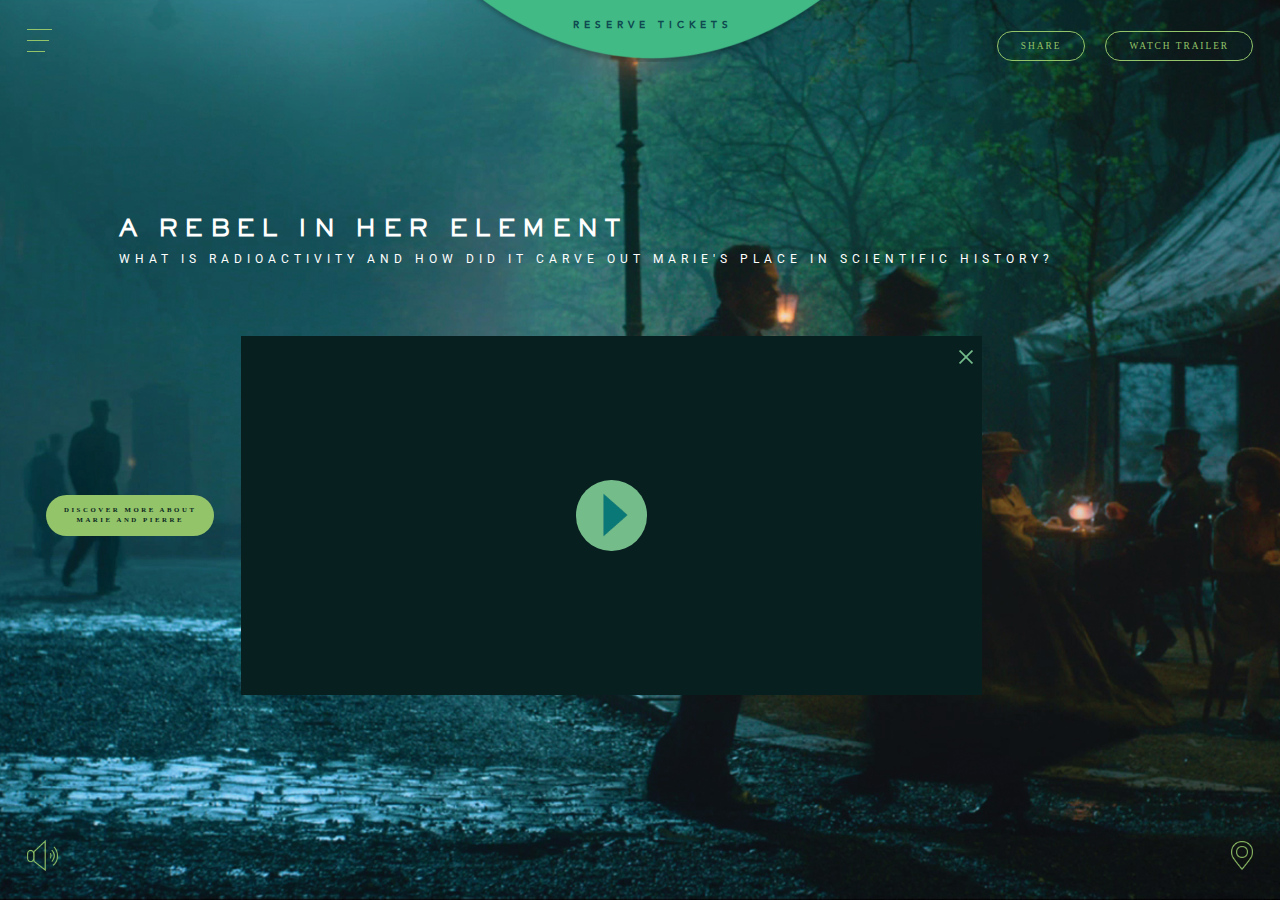
<file: index.html>
<!DOCTYPE html>
<html lang="en">

<head>
    <meta charset="UTF-8">
    <meta name="viewport" content="width=device-width, initial-scale=1.0">
    <meta http-equiv="X-UA-Compatible" content="ie=edge">
    <link href="https://fonts.googleapis.com/css?family=Roboto:100,300,400,500,700,900&display=swap" rel="stylesheet">
    <link rel="stylesheet" href="./style/header_footer.css">
    <link rel="stylesheet" href="./style/rebel.css">
    <title>RadioActive Movie</title>
</head>

<body>
    <div class="container">
        <header>
            <nav role="navigation" class="nav_menu">
                <div id="menuToggle">
                    <input type="checkbox" / class="menuCheck">
                    <span></span>
                    <span class="center_span"></span>
                    <span class="last_span"></span>
                    <label class="m-menu__overlay"></label>
                    <ul id="menu">
                        <li>
                            <div class="lg_tittle">
                                <p class="menu_lg">Select a language</p>
                                <p class="menu_lg_p">ENG</p>
                                <p class="menu_lg"> | </p>
                                <p class="menu_lg_p">FRA</p>
                            </div>
                        </li>
                        <a href="index.html">
                            <li>
                                <div class="menuList">
                                    <p class="note_p"><img class="circle" src="./img/Ellipse.png">A REBEL IN HER ELEMENT</p>
                                    <p class="tittle_p">MARIE SKŁODOWSKA CURIE - A PIONEER WHO REVOLUTIONISED SCIENCE - STARTED A CHAIN REACTION WHICH SHAPED THE 20TH CENTRURY. FIND OUT HOW. </p>
                                    <input type="button" value="watch now" id="btn_watch">
                                </div>
                            </li>
                        </a>
                        <a href="scienceBehind.html">
                            <li>
                                <div class="menuList">
                                    <p class="note_p"><img class="circle" src="./img/Ellipse.png">the science behind</p>
                                    <p class="tittle_p">WHAT IS RADIOACTIVITY AND HOW DID IT CARVE OUT MARIE CURIE'S PLACE IN SCIENTIFIC HISTORY? DIVE INTO THE SCIENCE. </p>
                                    <input type="button" value="watch now" id="btn_watch">
                                </div>
                            </li>
                        </a>
                        <a href="impact.html">
                            <li>
                                <div class="menuList">
                                    <p class="note_p"><img class="circle" src="./img/Ellipse.png">impacts and consequences</p>
                                    <p class="tittle_p">MARIE CURIE'S WORK HAS TAKEN US INTO A BRAVE NEW WORLD.<br class='desctop'> SEE HOW THE IMPACTS OF HER DISCOVERIES ARE STILL FELT TODAY. </p>
                                    <input type="button" value="watch now" id="btn_watch">
                                </div>
                            </li>
                        </a>
                        <li>
                            <div class="btn_menu_list">
                                <input type="button" class="watch_trailer" value="WATCH TRAILER">
                                <div>
                                    <a href="#">
                                        <input type="button" class="reserve" value="reserve tickets"></a>
                                    <a href="newspaper.html">
                                        <input type="button" class="newsroom" value="NEWSROOM"></a>
                                </div>
                            </div>
                        </li>
                    </ul>
                </div>
            </nav>
            <div class="header_container">
                <div class="header_center">
                    <p class="header_text">RESERVE TICKETS</p>
                </div>
                <div class="header_btn_box desctop">
                    <input type="button" class="header_btn" value="share">
                    <input type="button" class="header_btn" value="watch trailer">
                </div>

            </div>
            <div class="header_btn_box_m mobile">
                <span class="greenDot"></span>
                <span class="greenDot"></span>
                <span class="greenDot"></span>
            </div>
        </header>
        <section class="main">
            <h1 class="main_h1">A REBEL IN HER ELEMENT</h1>
            <p class="main_tittle">What is radioactivity and how did it carve out Marie's place in scientific history? </p>
            <div class="main_box">
                <a href="rebel02.html" class="btn_more">
                    <p>discover more about<br> marie and pierre</p>
                </a>
                <div class="video">
                    <img class="close" src="img/x.png" alt=""> <input type="button" class="play" value="">
                </div>
            </div>
        </section>
        <footer>
            <img src="img/SOUND-ON.png" alt="" class="footerIcon_Sound">
            <div class="header_btn_box mobile">
                <input type="button" class="header_btn" value="watch trailer">
            </div>
            <img src="img/location-bug.png" alt="" class="footerIcon_loc">
        </footer>
    </div>
</body></html>
</file>
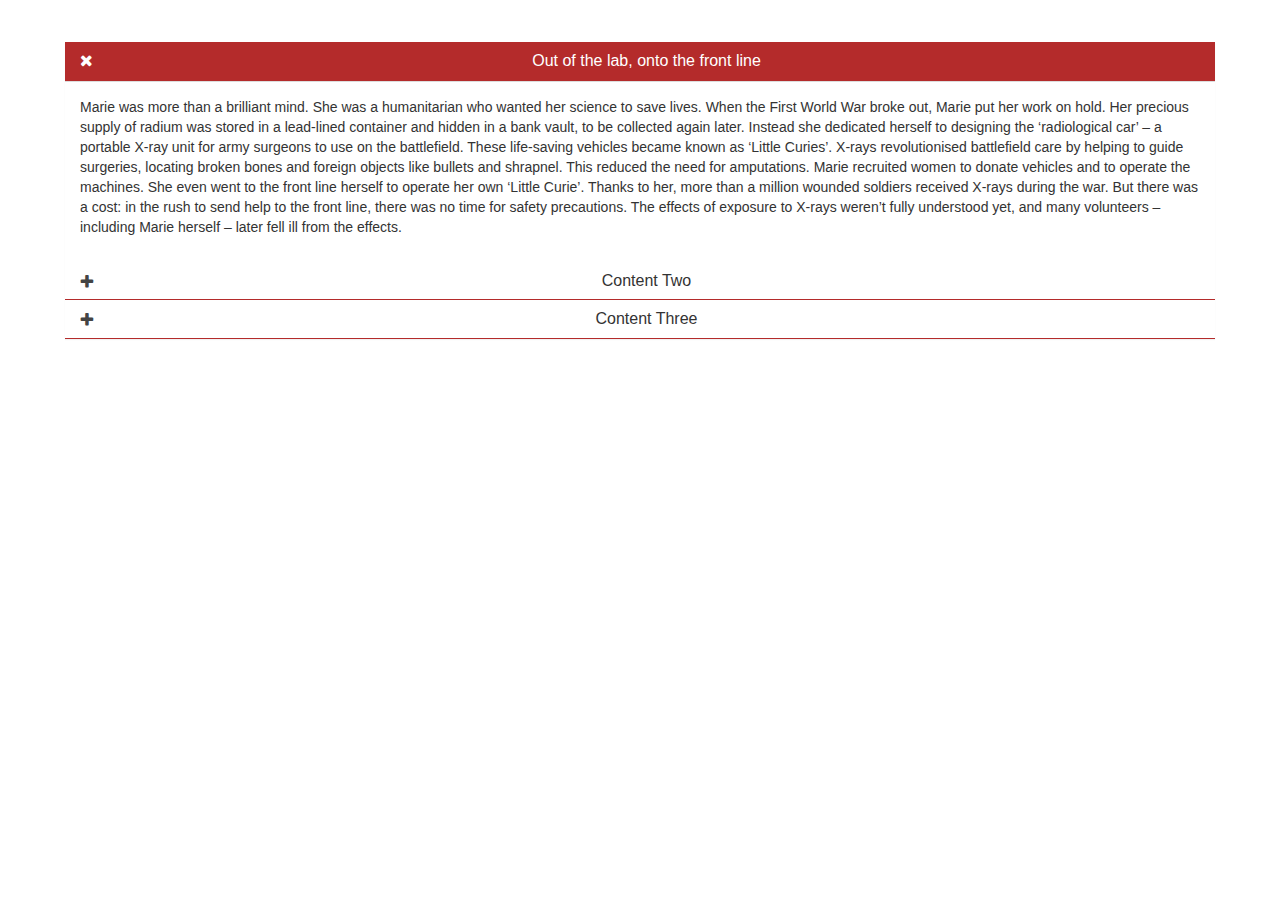
<file: bottst.html>
<!DOCTYPE html>
<html lang="en">

<head>
    <meta charset="UTF-8">
    <title>Document</title>

    <script src="https://cdnjs.cloudflare.com/ajax/libs/jquery/3.1.0/jquery.min.js"></script>
    <script src="https://cdnjs.cloudflare.com/ajax/libs/twitter-bootstrap/3.3.7/js/bootstrap.min.js"></script>
    <link rel="stylesheet" href="https://maxcdn.bootstrapcdn.com/font-awesome/4.4.0/css/font-awesome.min.css">
    <link rel="stylesheet" href="https://maxcdn.bootstrapcdn.com/bootstrap/3.3.4/css/bootstrap.min.css">

    <style>
        .container {
            width: 1180px;
            margin-top: 3em;
        }

        #accordion .panel {
            border-radius: 0;
            border: 0;
            margin-top: 0px;
        }

        #accordion a {
            display: block;
            padding: 10px 15px;
            border-bottom: 1px solid #b42b2b;
            text-decoration: none;
        }

        #accordion .panel-heading a.collapsed:hover,
        #accordion .panel-heading a.collapsed:focus {
            background-color: #b42b2b;
            color: white;
            transition: all 0.2s ease-in;
        }

        #accordion .panel-heading a.collapsed:hover::before,
        #accordion .panel-heading a.collapsed:focus::before {
            color: white;
        }

        #accordion .panel-heading {
            padding: 0;
            border-radius: 0px;
            text-align: center;
        }

        #accordion .panel-heading a:not(.collapsed) {
            color: white;
            background-color: #b42b2b;
            transition: all 0.2s ease-in;
        }

        /* Add Indicator fontawesome icon to the left */
        #accordion .panel-heading .accordion-toggle::before {
            font-family: 'FontAwesome';
            content: '\f00d';
            float: left;
            color: white;
            font-weight: lighter;
            transform: rotate(0deg);
            transition: all 0.2s ease-in;
        }

        #accordion .panel-heading .accordion-toggle.collapsed::before {
            color: #444;
            transform: rotate(-135deg);
            transition: all 0.2s ease-in;
        }

    </style>
</head>

<body>
    <div class="container">
        <div id="accordion" class="panel-group">
            <div class="panel ingredient">
                <div class="panel-heading infoHeader  headerIngredient">
                    <h4 class="panel-title">
                        <a href="#panelBodyOne" class="accordion-toggle modalHeader_p" data-toggle="collapse" data-parent="#accordion">Out of the lab, onto the front line</a>
                    </h4>
                </div>
                <div id="panelBodyOne" class="panel-collapse collapse in">
                    <div class="panel-body info ingredientInfo">
                        <p>Marie was more than a brilliant mind. She was a humanitarian who wanted her science to save lives. When the First World War broke out, Marie put her work on hold. Her precious supply of radium was stored in a lead-lined container and hidden in a bank vault, to be collected again later. Instead she dedicated herself to designing the ‘radiological car’ – a portable X-ray unit for army surgeons to use on the battlefield. These life-saving vehicles became known as ‘Little Curies’. X-rays revolutionised battlefield care by helping to guide surgeries, locating broken bones and foreign objects like bullets and shrapnel. This reduced the need for amputations. Marie recruited women to donate vehicles and to operate the machines. She even went to the front line herself to operate her own ‘Little Curie’. Thanks to her, more than a million wounded soldiers received X-rays during the war. But there was a cost: in the rush to send help to the front line, there was no time for safety precautions. The effects of exposure to X-rays weren’t fully understood yet, and many volunteers – including Marie herself – later fell ill from the effects.</p>
                    </div>
                </div>
            </div>
            <div class="panel">
                <div class="panel-heading">
                    <h4 class="panel-title">
                        <a href="#panelBodyTwo" class="accordion-toggle collapsed" data-toggle="collapse" data-parent="#accordion">Content Two</a>
                    </h4>
                </div>
                <div id="panelBodyTwo" class="panel-collapse collapse">
                    <div class="panel-body">
                        <p>Energistically drive standardized communities through user friendly results. Phosfluorescently initiate superior technologies vis-a-vis low-risk high-yield solutions. Objectively facilitate clicks-and-mortar partnerships vis-a-vis superior partnerships. Continually generate long-term high-impact methodologies via wireless leadership. Holisticly seize resource maximizing solutions via user friendly outsourcing.</p>
                    </div>
                </div>
            </div>
            <div class="panel">
                <div class="panel-heading">
                    <h4 class="panel-title">
                        <a href="#panelBodyThree" class="accordion-toggle collapsed" data-toggle="collapse" data-parent="#accordion">Content Three</a>
                    </h4>
                </div>
                <div id="panelBodyThree" class="panel-collapse collapse">
                    <div class="panel-body">
                        <p>Energistically drive standardized communities through user friendly results. Phosfluorescently initiate superior technologies vis-a-vis low-risk high-yield solutions. Objectively facilitate clicks-and-mortar partnerships vis-a-vis superior partnerships. Continually generate long-term high-impact methodologies via wireless leadership. Holisticly seize resource maximizing solutions via user friendly outsourcing.</p>
                    </div>
                </div>
            </div>
        </div>
    </div>
</body>

</html>
</file>
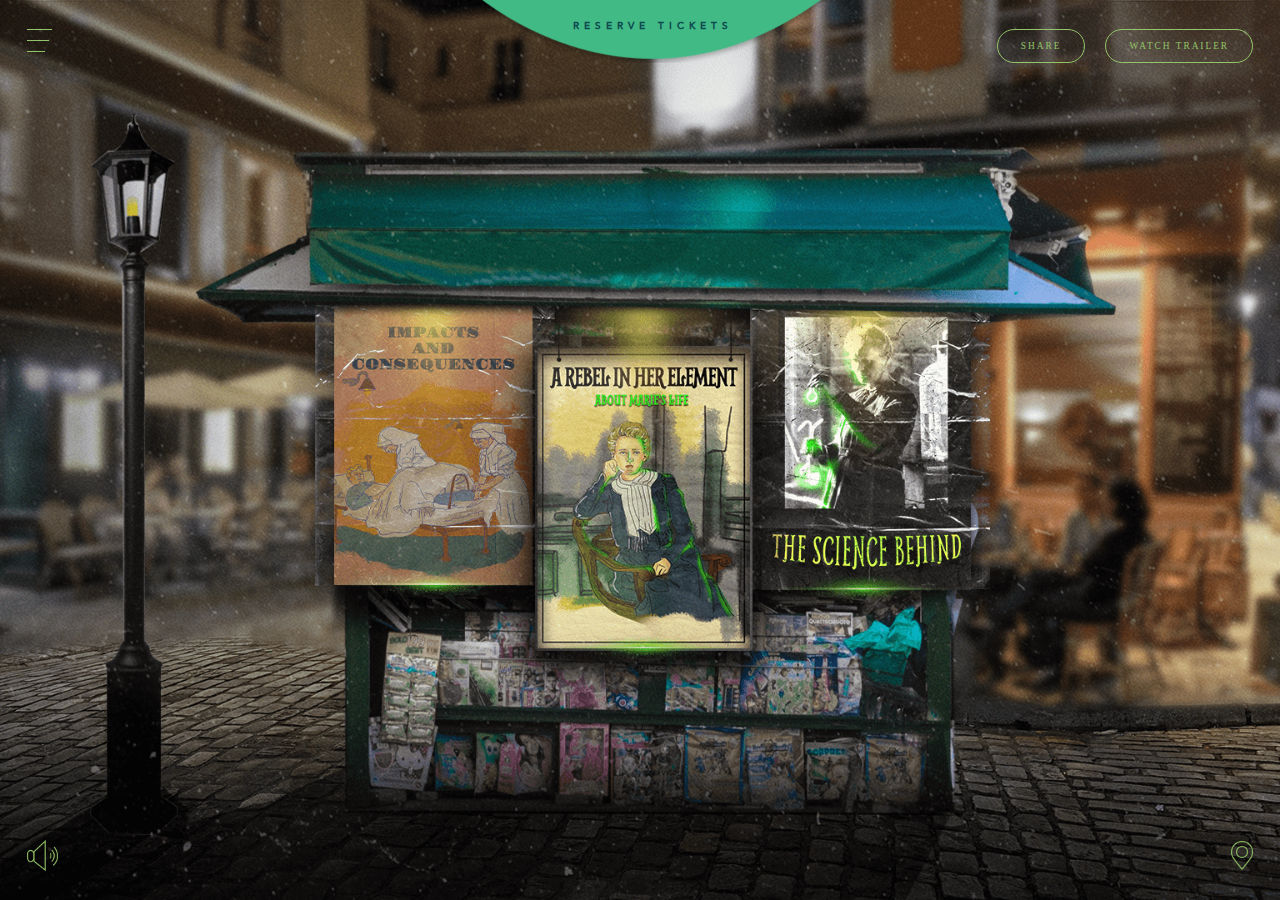
<file: newspaper.html>
<!DOCTYPE html>
<html lang="en">

<head>
    <meta charset="UTF-8">
    <meta name="viewport" content="width=device-width, initial-scale=1.0">
    <meta http-equiv="X-UA-Compatible" content="ie=edge">
    <link rel="stylesheet" href="https://maxcdn.bootstrapcdn.com/bootstrap/3.3.4/css/bootstrap.min.css">
    <link href="https://fonts.googleapis.com/css?family=Roboto:100,300,400,500,700,900&display=swap" rel="stylesheet">
    <link rel="stylesheet" href="./style/matirealize.css">
    <link rel="stylesheet" href="./style/header_footer.css">
    <link rel="stylesheet" href="./style/newspaper.css">
    <script src="https://code.jquery.com/jquery-3.4.1.js" integrity="sha256-WpOohJOqMqqyKL9FccASB9O0KwACQJpFTUBLTYOVvVU=" crossorigin="anonymous"></script>


    <script src="https://cdnjs.cloudflare.com/ajax/libs/jquery/3.1.0/jquery.min.js"></script>
    <script src="https://cdnjs.cloudflare.com/ajax/libs/twitter-bootstrap/3.3.7/js/bootstrap.min.js"></script>

    <title>RadioActive Movie</title>
</head>

<body>
    <div class="container">
        <header>
            <nav role="navigation" class="nav_menu">
                <div id="menuToggle">
                    <input type="checkbox" / class="menuCheck">
                    <span></span>
                    <span class="center_span"></span>
                    <span class="last_span"></span>
                    <label class="m-menu__overlay"></label>
                    <ul id="menu">
                        <li>
                            <div class="lg_tittle">
                                <p class="menu_lg">Select a language</p>
                                <p class="menu_lg_p">ENG</p>
                                <p class="menu_lg"> | </p>
                                <p class="menu_lg_p">FRA</p>
                            </div>
                        </li>
                        <a href="index.html">
                            <li>
                                <div class="menuList">
                                    <p class="note_p"><img class="circle" src="./img/Ellipse.png">A REBEL IN HER ELEMENT</p>
                                    <p class="tittle_p">MARIE SKŁODOWSKA CURIE - A PIONEER WHO REVOLUTIONISED SCIENCE - STARTED A CHAIN REACTION WHICH SHAPED THE 20TH CENTRURY. FIND OUT HOW. </p>
                                    <input type="button" value="watch now" id="btn_watch">
                                </div>
                            </li>
                        </a>
                        <a href="scienceBehind.html">
                            <li>
                                <div class="menuList">
                                    <p class="note_p"><img class="circle" src="./img/Ellipse.png">the science behind</p>
                                    <p class="tittle_p">WHAT IS RADIOACTIVITY AND HOW DID IT CARVE OUT MARIE CURIE'S PLACE IN SCIENTIFIC HISTORY? DIVE INTO THE SCIENCE. </p>
                                    <input type="button" value="watch now" id="btn_watch">
                                </div>
                            </li>
                        </a>
                        <a href="impact.html">
                            <li>
                                <div class="menuList">
                                    <p class="note_p"><img class="circle" src="./img/Ellipse.png">impacts and consequences</p>
                                    <p class="tittle_p">MARIE CURIE'S WORK HAS TAKEN US INTO A BRAVE NEW WORLD.<br class='desctop'> SEE HOW THE IMPACTS OF HER DISCOVERIES ARE STILL FELT TODAY. </p>
                                    <input type="button" value="watch now" id="btn_watch">
                                </div>
                            </li>
                        </a>
                        <li>
                            <div class="btn_menu_list">
                                <input type="button" class="watch_trailer" value="WATCH TRAILER">
                                <div class="res_news">
                                    <div class="btnMenu reserve"><a href="#">reserve tickets</a></div>
                                    <div class="btnMenu newsroom"><a href="newspaper.html">NEWSROOM</a></div>
                                </div>
                            </div>
                        </li>
                    </ul>
                </div>
            </nav>
            <div class="header_container">
                <div class="header_center">
                    <p class="header_text">RESERVE TICKETS</p>
                </div>
                <div class="header_btn_box desctop">
                    <input type="button" class="header_btn" value="share">
                    <input type="button" class="header_btn" value="watch trailer">
                </div>

            </div>
            <div class="header_btn_box_m mobile">
                <span class="greenDot"></span>
                <span class="greenDot"></span>
                <span class="greenDot"></span>
            </div>
        </header>
        <section class="main">
            <p class="news_tittle">TOUCH ON ANY OF THE MAGAZINES TO FIND OUT MORE </p>
            <div class="mob_poster">
                <a href="#" class="modalButton btbL" data-popup="popupOne">
                    <div class="poster posterL"></div>
                </a>
                <a href="#" class="modalButton btbC" data-popup="popupOne">
                    <div class="poster posterC"></div>
                </a>
                <a href="#" class="modalButton btbR" data-popup="popupOne">
                    <div class="poster posterR"></div>
                </a>
            </div>
            <div class="carousel">

                <div class="posterL carousel-item modalButton btbL" data-popup="popupOne">
                </div>
                <!-- Элементы карусели -->

                <div class="posterC carousel-item modalButton btbC" data-popup="popupOne"></div>

                <div class="posterR carousel-item modalButton btbR" data-popup="popupOne"></div>

            </div>
        </section>
        <section class="modal modalWindow" id="popupOne">
            <section class="modalWrapper">
                <div class="modalWripperImg">
                    <div class="btnNewsPaper btnSience "><img class="btnIcon" src="./img/videoIcinDark.png"><a href class='btnText'>watch the sience behind now</a></div>
                    <div class="btnNewsPaper btnImpact"><img class="btnIcon" src="./img/videoIcinDark.png"><a href class='btnText'>watch impact and consequences now</a></div>
                    <div class="btnNewsPaper btnRebel"><img class="btnIcon" src="./img/videoIcinDark.png"><a href class='btnText'>watch a rebel in her element now</a></div>
                    <div class="modalImg"></div>
                </div>
                <div class="modalInfo infoL">
                    <div id="accordion" class="panel-group">
                        <div class="panel ingredient">
                            <div class="panel-heading infoHeader  headerIngredient">
                                <h4 class="panel-title">
                                    <a href="#panelBodyOne" class="accordion-toggle modalHeader_p collapsed" data-toggle="collapse" data-parent="#accordion">Out of the lab, onto the front line</a>
                                </h4>
                            </div>
                            <div id="panelBodyOne" class="panel-collapse collapse">
                                <div class="panel-body info ingredientInfo">
                                    <p>Marie was more than a brilliant mind. She was a humanitarian who wanted her science to save lives. When the First World War broke out, Marie put her work on hold. Her precious supply of radium was stored in a lead-lined container and hidden in a bank vault, to be collected again later. Instead she dedicated herself to designing the ‘radiological car’ – a portable X-ray unit for army surgeons to use on the battlefield. These life-saving vehicles became known as ‘Little Curies’. X-rays revolutionised battlefield care by helping to guide surgeries, locating broken bones and foreign objects like bullets and shrapnel. This reduced the need for amputations. Marie recruited women to donate vehicles and to operate the machines. She even went to the front line herself to operate her own ‘Little Curie’. Thanks to her, more than a million wounded soldiers received X-rays during the war. But there was a cost: in the rush to send help to the front line, there was no time for safety precautions. The effects of exposure to X-rays weren’t fully understood yet, and many volunteers – including Marie herself – later fell ill from the effects.</p>
                                </div>
                            </div>
                        </div>
                        <div class="panel ingredient">
                            <div class="panel-heading infoHeader  headerIngredient">
                                <h4 class="panel-title">
                                    <a href="#panelBodyTwo" class="accordion-toggle collapsed modalHeader_p" data-toggle="collapse" data-parent="#accordion">Power in our hands: Nuclear energy</a>
                                </h4>
                            </div>
                            <div id="panelBodyTwo" class="panel-collapse collapse">
                                <div class="panel-body info ingredientInfo">
                                    <p>Others built on Marie and Pierre’s work. In 1902, Ernest Rutherford revealed more about the hidden structure of the atom, and others – including Marie and Pierre’s daughter Irene Curie – experimented with what was inside. <br><br>

                                        After Marie’s death in the 1930s, researchers found that they could split the nucleus of the atom, releasing energy in a potent reaction called ‘nuclear fission’. <br><br>

                                        Then the Second World War broke out, and scientists everywhere raced to build a nuclear weapon. The United States carried out the first successful test in July 1945, and a month later, nuclear bombs were dropped on the Japanese cities of Hiroshima and Nagasaki. <br><br>

                                        Between 129,000 – 226,000 people were killed, most of them civilians. Countless other casualties later died from radiation-related illnesses. This was a legacy that humanitarian Marie, surely, would never have wanted or imagined. Then the Second World War broke out, and scientists everywhere raced to build a nuclear weapon. The United States carried out the first successful test in July 1945, and a month later, nuclear bombs were dropped on the Japanese cities of Hiroshima and Nagasaki. <br><br>

                                        Even during the war, people were already talking about using atomic energy for peaceful purposes – dreaming of ‘nuclear-powered moon shuttles’ and a future without fossil fuels. Electricity was first generated by a nuclear reactor in 1951. <br><br>

                                        ‘Nothing in life is to be feared,
                                        it is only to be understood.
                                        Now is the time to understand more,
                                        so that we may fear less.’
                                        Marie Curie<br><br>

                                        Today, 11% of the world’s electricity comes from nuclear power. In the aftermath of nuclear power plant disasters at Chernobyl (1986) and Fukushima (2011), though, opinion is still divided: is it worth the risk? <br><br>
                                        Whatever the future holds for nuclear energy, Marie Curie - who made it possible - believed in science for the betterment of humanity. <br><br>

                                        Now the power is in our hands. </p>
                                </div>
                            </div>
                        </div>
                        <div class="panel  ingredient">
                            <div class="panel-heading infoHeader  headerIngredient">
                                <h4 class="panel-title">
                                    <a href="#panelBodyThree" class="accordion-toggle modalHeader_p" data-toggle="collapse" data-parent="#accordion">The seed of an idea: Cancer treatment</a>
                                </h4>
                            </div>
                            <div id="panelBodyThree" class="panel-collapse collapse in">
                                <div class="panel-body  info ingredientInfo">
                                    <p>In the years after the Curies discovered radium, they soon began to recognise its medical potential, discovering that radiation could kill cancer cells more quickly than healthy cells. This realisation gave us a real chance against cancer for the first time.<br><br>

                                        Following exchanges with colleagues and friends specialising in the medical field, Pierre suggested that a small piece of radioactive material implanted into a cancerous tumour might help to shrink it – leading to the invention of the ‘brachytherapy seed’.<br><br>

                                        These tiny grains are used to deliver a dose of radiation into a tumour, or the space where a tumour has been removed. Marie helped establish the Radium Institute in Paris and the Curie foundation, which were dedicated to developing cancer treatments. Thanks to this research, many kinds of radiation therapy are now used to treat cancer, helping many thousands of people every year. Around four out of ten people who are cured of cancer have had radiotherapy as part of their treatment.
                                    </p>
                                </div>
                            </div>
                        </div>
                    </div>
                </div>
                <div class="modalInfo infoC">
                    <ul class="infoList">
                        <li class="ingredient">
                            <div class="infoHeader  headerIngredient">
                                <p class='modalHeader_p'>WHO WAS MARIE CURIE?</p>
                                <img class="arrow" src="img/arrow_down.png">
                            </div>
                            <div class="info ingredientInfo">
                                <p>A REBEL AND PIONEER WHO REVOLUTIONISED SCieNCE - AND STARTED A CHAIN REACTION WHICH SHAPED THE 20TH CENTURY. MARIE DEFIED CONVENTION AT A TIME WHEN A WOMAN'S PLACE IN SCIENCE WAS OFTEN QUESTIONED. A POLISH-BORN IMMIGRANT, SHE FOUGHT FOR HER EDUCATION, AND TO HAVE HER VOICE HEARD. ALONGSIDE HER HUSBAND PIERRE, SHE LIT UP THE WORLD WITH THEIR DISCOVERY OF RADIOACTIVITY — ONE SO GROUND-BREAKING SHE BECAME THE FIRST EVER WOMAN TO WIN A NOBEL PRIZE, AND THE FIRST PERSON TO WIN TWO NOBEL PRIZES. <br><br>

                                    IN MANY WAYS, MARIE CURIE'S WHOLE LIFE WAS A SCANDAL. SHE FOUGHT FOR HER PLACE IN THE SCIENTIFIC WORLD AND SAW HER NAME HIT THE HEADLINES AFTER PAPERS PUBLISHED SOME INTIMATE LETTERS BETWEEN HERSELF AND MARRIED PHYSICIST PAUL LANGEVIN. BUT ONE FRIEND - A CERTAIN ALBERT EINSTEIN - SENT A LETTER ENCOURAGING HER TO IGNORE ALL THE HATE. <br><br>

                                    A VISIONARY AHEAD OF HER TIME, MARIE WAS A BRILLIANT SCIENTIST AND A UNIQUELY DRIVEN, PASSIONATE PERSONALITY. SHE WAS, LIKE HER RADIUM, A PECULIAR AND REMARKABLE ELEMENT THAT DOES NOT BEHAVE AS IT SHOULD.
                                </p>
                            </div>
                        </li>
                        <li class="ingredient">
                            <div class="infoHeader h1">
                                <p class='modalHeader_p'>WHO WAS PIERRE CURIE?</p>
                                <img class="arrow" src="img/arrow_down.png" style="display: none">
                            </div>
                            <div class="info ingredientInfo active">
                                <p>AN INTERNATIONALLY KNOWN PHYSICIST AND MARIE'S HUSBAND, PEOPLE OFTEN ASSUMED THAT MARIE WAS JUST PIERRE'S LAB ASSISTANT. HER NAME WAS ACTUALLY LEFT OFF THE NOBEL PRIZE NOMINATION FOR THEIR WORK, BUT PIERRE INSISTED THAT SHE WAS INCLUDED. IN A PARTNERSHIP OF EQUALS, THEIR DISCOVERIES WERE SHARED, AND SO WAS THE CREDIT. COLLABORATING WITH HER HUSBAND HELPED MARIE MAKE A NAME FOR HERSELF AT A TIME WHEN WOMEN'S CONTRIBUTIONS WERE USUALLY HIDDEN IN THE FOOTNOTES. </p>
                            </div>
                        </li>
                    </ul>
                </div>
                <div class="modalInfo infoR">
                    <ul class="infoList">
                        <li class="ingredient">
                            <div class="infoHeader  headerIngredient">
                                <p class='modalHeader_p'>PAY ATTENTION</p>
                                <img class="arrow" src="img/arrow_down.png">
                            </div>
                            <div class="info ingredientInfo">
                                <p>IN 1895, WILHELM ROENTGEN FOUND A NEW KIND OF RADIATION (NAMED 'X-RAYS') WHICH COULD PASS THROUGH SOLID OBJECTS. A YEAR LATER, HENRI BECQUEREL NOTICED THAT URANIUM GAVE OFF ANOTHER KIND OF INVISIBLE RAYS. MARIE, BECQUEREL'S STUDENT, WAS PAYING ATTENTION: WHILE EVERYONE ELSE TALKED ABOUT X-RAYS, SHE KNEW THAT BECQUEREL'S RAYS COULD MEAN BIG THINGS. </p>
                            </div>
                        </li>
                        <li class="ingredient">
                            <div class="infoHeader headerIngredient">
                                <p class='modalHeader_p'>CHALLENGE EVERYTHING</p>
                                <img class="arrow" src="img/arrow_down.png">
                            </div>
                            <div class="info ingredientInfo">
                                <p>TESTING EVERY ELEMENT WITH AN ELECTROMETER INVENTED BY PIERRE, MARIE FOUND THAT THORIUM ALSO GAVE OUT BECQUEREL RAYS. SHE CAME UP WITH A REVOLUTIONARY THEORY: THE RAYS CAME FROM SOMETHING THAT WAS HAPPENING INSIDE THE URANIUM AND THORIUM ATOMS THEMSELVES. UNTIL THEN, SCIENCE HAD ASSUMED THAT THE ATOM COULDN'T BE DIVIDED INTO SMALLER PARTS. MARIE NAMED THIS ATOMIC PROPERTY 'RADIOACTIVITY'. </p>
                            </div>
                        </li>
                        <li class="ingredient">
                            <div class="infoHeader headerIngredient">
                                <p class='modalHeader_p'>HOW RADIOACTIVITY WORKS</p>
                                <img class="arrow" src="img/arrow_down.png">
                            </div>
                            <div class="info ingredientInfo">
                                <p>The nucleus at the centre of an atom is made up of protons and neutrons and has a positive electrical charge, while the electrons – which circle around the nucleus - have a negative charge. Some kinds of atom don’t have a stable arrangement of these particles: either there are too many protons, too many neutrons, or too much energy in the nucleus. These atoms are called radioactive isotopes, and they emit energy in the form of radiation.
                                    Radioactivity happens naturally, and we’re surrounded by it all the time. Sunlight, the food we eat and the air we breathe all contain low levels of radiation which don’t usually harm us.
                                    Higher doses happen due to human intervention or intense exposure to naturally radioactive materials. Radiation like this can damage matter – including living tissue. </p>
                            </div>
                        </li>
                        <li class="ingredient">
                            <div class="infoHeader h1">
                                <p>CAUSE A STIR</p>
                                <img class="arrow" src="img/arrow_down.png" style="display: none">
                            </div>
                            <div class="info ingredientInfo active">
                                <p>The next step was to study a mineral called pitchblende, which contained uranium ore, but oddly was more radioactive than uranium itself. Stirring huge vats in the ‘miserable old shed’ that was their laboratory, the Curies managed to extract a black powder 330x more radioactive than uranium. They named this new element ‘polonium’, after Marie’s home country of Poland.
                                </p>
                            </div>
                        </li>

                    </ul>
                </div>
            </section>
            <a class="closeBtn"><img src="./img/x.png"></a>
        </section>


        <section class="modal overlay"></section>
        <footer>
            <img src="img/SOUND-ON.png" alt="" class="footerIcon_Sound">
            <div class="header_btn_box mobile">
                <input type="button" class="header_btn" value="watch trailer">
            </div>
            <img src="img/location-bug.png" alt="" class="footerIcon_loc">
        </footer>
    </div>
    <script src="./js/scriptNewsPaper.js"></script>
    <script src="./js/jquery-3.4.1.js"></script>
    <script src="https://cdnjs.cloudflare.com/ajax/libs/materialize/1.0.0/js/materialize.min.js"></script>
    <script>
        $(document).ready(function() {
            $('.carousel').carousel({
                indicators: true
            });
        });
    </script>
</body></html>
</file>
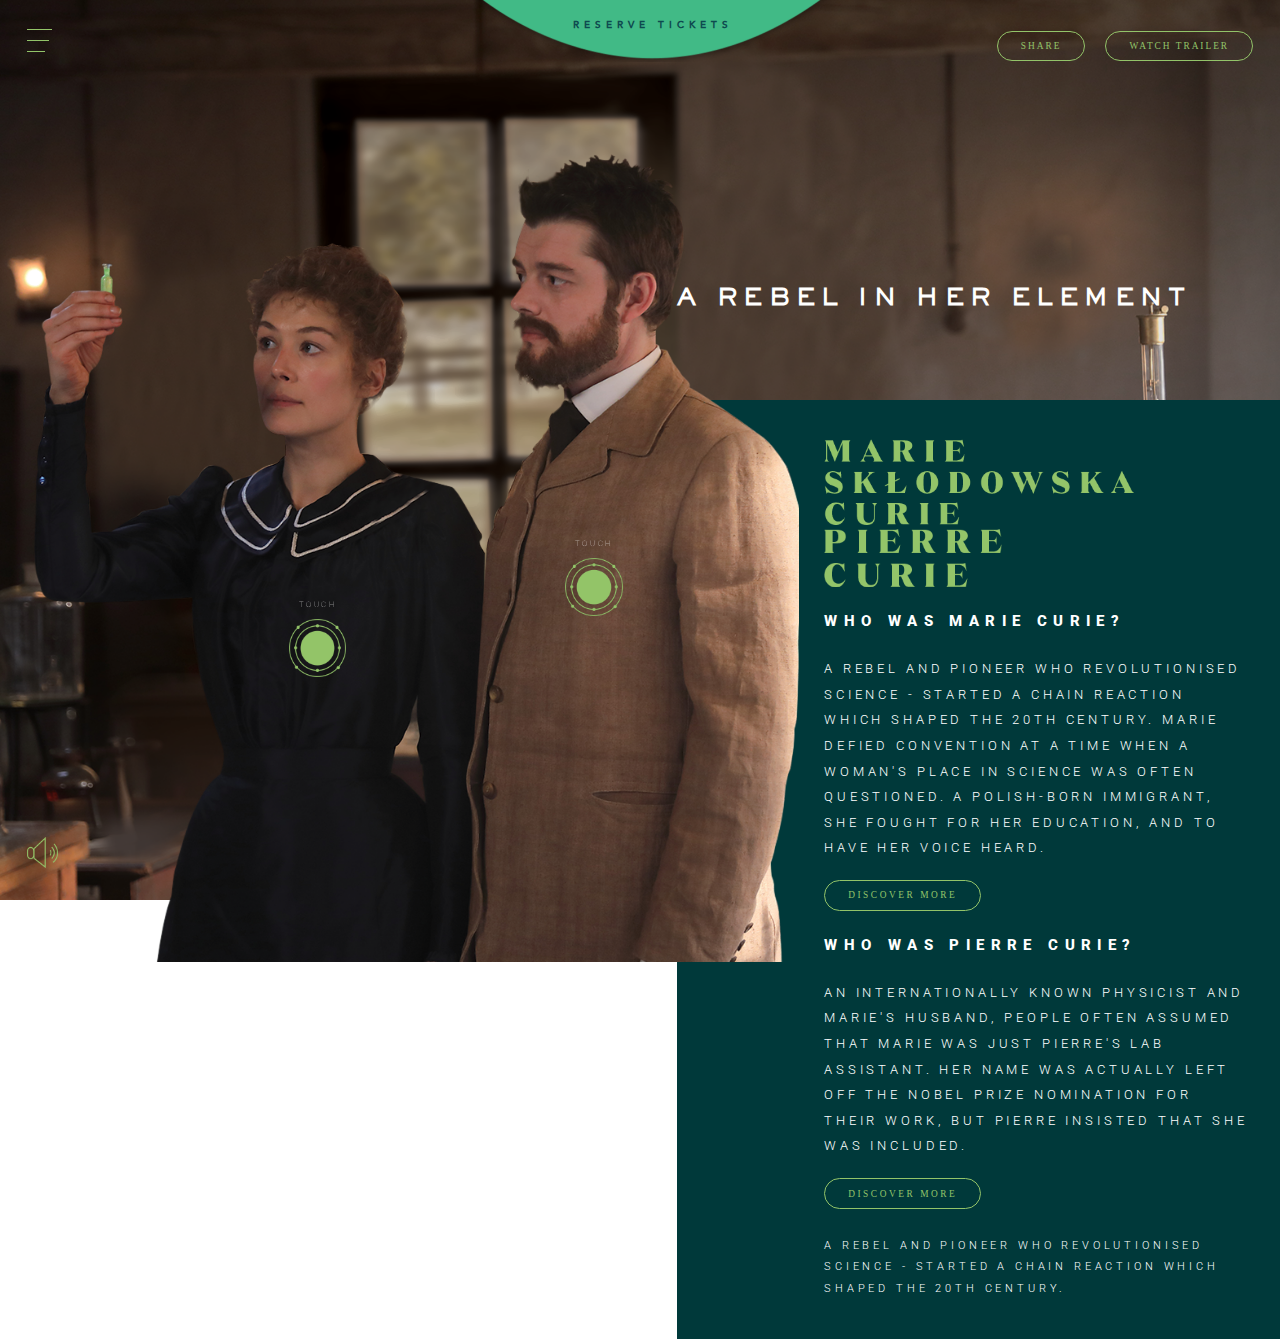
<file: rebel02.html>
<!DOCTYPE html>
<html lang="en">

<head>
    <meta charset="UTF-8">
    <meta name="viewport" content="width=device-width, initial-scale=1.0">
    <meta http-equiv="X-UA-Compatible" content="ie=edge">
    <script src="https://code.jquery.com/jquery-3.4.1.js" integrity="sha256-WpOohJOqMqqyKL9FccASB9O0KwACQJpFTUBLTYOVvVU=" crossorigin="anonymous"></script>
    <link href="https://fonts.googleapis.com/css?family=Roboto:100,300,400,500,700,900&display=swap" rel="stylesheet">
    <link rel="stylesheet" href="./style/header_footer.css">
    <link rel="stylesheet" href="./style/rebel.css">
    <link rel="stylesheet" href="./style/rebel02.css">
    <title>RadioActive Movie</title>
</head>

<body>
    <div class="container">
        <header>
            <nav role="navigation" class="nav_menu">
                <div id="menuToggle">
                    <input type="checkbox" / class="menuCheck">
                    <span></span>
                    <span class="center_span"></span>
                    <span class="last_span"></span>
                    <label class="m-menu__overlay"></label>
                    <ul id="menu">
                        <li>
                            <div class="lg_tittle">
                                <p class="menu_lg">Select a language</p>
                                <p class="menu_lg_p">ENG</p>
                                <p class="menu_lg"> | </p>
                                <p class="menu_lg_p">FRA</p>
                            </div>
                        </li>
                        <a href="index.html">
                            <li>
                                <div class="menuList">
                                    <p class="note_p"><img class="circle" src="./img/Ellipse.png">A REBEL IN HER ELEMENT</p>
                                    <p class="tittle_p">MARIE SKŁODOWSKA CURIE - A PIONEER WHO REVOLUTIONISED SCIENCE - STARTED A CHAIN REACTION WHICH SHAPED THE 20TH CENTRURY. FIND OUT HOW. </p>
                                    <input type="button" value="watch now" id="btn_watch">
                                </div>
                            </li>
                        </a>
                        <a href="scienceBehind.html">
                            <li>
                                <div class="menuList">
                                    <p class="note_p"><img class="circle" src="./img/Ellipse.png">the science behind</p>
                                    <p class="tittle_p">WHAT IS RADIOACTIVITY AND HOW DID IT CARVE OUT MARIE CURIE'S PLACE IN SCIENTIFIC HISTORY? DIVE INTO THE SCIENCE. </p>
                                    <input type="button" value="watch now" id="btn_watch">
                                </div>
                            </li>
                        </a>
                        <a href="impact.html">
                            <li>
                                <div class="menuList">
                                    <p class="note_p"><img class="circle" src="./img/Ellipse.png">impacts and consequences</p>
                                    <p class="tittle_p">MARIE CURIE'S WORK HAS TAKEN US INTO A BRAVE NEW WORLD.<br class='desctop'> SEE HOW THE IMPACTS OF HER DISCOVERIES ARE STILL FELT TODAY. </p>
                                    <input type="button" value="watch now" id="btn_watch">
                                </div>
                            </li>
                        </a>
                        <li>
                            <div class="btn_menu_list">
                                <input type="button" class="watch_trailer" value="WATCH TRAILER">
                                <div>
                                    <a href="#">
                                        <input type="button" class="reserve" value="reserve tickets"></a>
                                    <a href="newspaper.html">
                                        <input type="button" class="newsroom" value="NEWSROOM"></a>
                                </div>
                            </div>
                        </li>
                    </ul>
                </div>
            </nav>
            <div class="header_container">
                <div class="header_center">
                    <p class="header_text">RESERVE TICKETS</p>
                </div>
                <div class="header_btn_box desctop">
                    <input type="button" class="header_btn" value="share">
                    <input type="button" class="header_btn" value="watch trailer">
                </div>

            </div>
            <div class="header_btn_box_m mobile">
                <span class="greenDot"></span>
                <span class="greenDot"></span>
                <span class="greenDot"></span>
            </div>
        </header>
        <section class="main2">

            <div class="shadow"></div>
            <div class="shadowGreen"></div>
            <div class="shadowGreen2"></div>

            <h1 class="main_h1 mobile_r">A REBEL IN HER ELEMENT</h1>
            <div class="marie_pierre_box">
                <div class="marie">
                    <p class="touch_p">touch</p>
                    <img src="img/touchImg.png" alt="" class="touch">
                </div>
                <div class="pierre">
                    <p class="touch_p">touch</p>
                    <img src="img/touchImg.png" alt="" class="touch touchP">
                </div>
            </div>
            <div class="info">
                <h1 class="main_h1 desctop_r">A REBEL IN HER ELEMENT</h1>
                <div class="about_box">
                    <div class="about_Maria"> </div>
                    <div class="about_Pierre"> </div>
                    <div class="slide-toggled-element">
                        <p class="about_tittle">WHO WAS MARIE CURIE?</p>
                        <p class="about_p2">A rebel and pioneer who revolutionised science - started a chain reaction which shaped the 20th century. MARIE DEFIED CONVENTION AT A TIME WHEN A WOMAN'S PLACE IN SCIENCE WAS OFTEN QUESTIONED. A POLISH-BORN IMMIGRANT, SHE FOUGHT FOR HER EDUCATION, AND TO HAVE HER VOICE HEARD.</p>
                        <input type="button" class="header_btn" value="discover more">
                    </div>
                    <div class="slide-toggled-element2">
                        <p class="about_tittle">WHO WAS PIERRE CURIE?</p>
                        <p class="about_p2">AN INTERNATIONALLY KNOWN PHYSICIST AND MARIE'S HUSBAND, PEOPLE OFTEN ASSUMED THAT MARIE WAS JUST PIERRE'S LAB ASSISTANT. HER NAME WAS ACTUALLY LEFT OFF THE NOBEL PRIZE NOMINATION FOR THEIR WORK, BUT PIERRE INSISTED THAT SHE WAS INCLUDED. </p>
                        <input type="button" class="header_btn" value="discover more">
                    </div>
                    <p class="about_p">A rebel and pioneer who revolutionised science - started a chain reaction which shaped the 20th century.</p>
                </div>
            </div>

        </section>
        <footer>
            <img src="img/SOUND-ON.png" alt="" class="footerIcon_Sound">
            <div class="header_btn_box mobile">
                <input type="button" class="header_btn" value="watch trailer">
            </div>
            <img src="img/location-bug.png" alt="" class="footerIcon_loc">
        </footer>
        <div class="about_box_m">
           <a class="closeBtn btnClose1" id="btnClose1"><img src="./img/x.png"></a>
            <div class="about_Maria"> </div>
            <div class="">
                <p class="about_tittle">WHO WAS MARIE CURIE?</p>
                <p class="about_p2">A rebel and pioneer who revolutionised science - started a chain reaction which shaped the 20th century. MARIE DEFIED CONVENTION AT A TIME WHEN A WOMAN'S PLACE IN SCIENCE WAS OFTEN QUESTIONED. A POLISH-BORN IMMIGRANT, SHE FOUGHT FOR HER EDUCATION, AND TO HAVE HER VOICE HEARD.</p>
                <input type="button" class="header_btn" value="discover more">
            </div>
             
        </div>
         <div class="about_box_p">
           <a class="closeBtn" id="btnClose2"><img src="./img/x.png"></a>
            <div class="about_Pierre"> </div>
            <div class="">
                <p class="about_tittle">WHO WAS PIERRE CURIE?</p>
                        <p class="about_p2">AN INTERNATIONALLY KNOWN PHYSICIST AND MARIE'S HUSBAND, PEOPLE OFTEN ASSUMED THAT MARIE WAS JUST PIERRE'S LAB ASSISTANT. HER NAME WAS ACTUALLY LEFT OFF THE NOBEL PRIZE NOMINATION FOR THEIR WORK, BUT PIERRE INSISTED THAT SHE WAS INCLUDED. </p>
                <input type="button" class="header_btn" value="discover more">
            </div>
             
        </div>
    </div>
    <script src="./js/script.js"></script>
</body>

</html>
</file>
<file: style/header_footer.css>
@font-face {
    font-family: 'AvenirM';
    src: url("../font/Avenir-LT-65-Medium.ttf");
}
@font-face {
    font-family: 'AvenirL';
    src: url("../font/AvenirLTStd-Light_2.otf") format("opentype");
}

* {
    box-sizing: border-box;
    margin: 0;
    padding: 0;
}

body {
    padding: 0;
    margin: 0;
    overflow: hidden;
    font-family: 'Roboto', sans-serif;
}

.safariView {
    display: none;
}

.all {
    display: flex;
}

.container {
    width: 100vw;
    height: 100vh;
    background-image: url(../img/a_rebel_bgn.png);
    background-repeat: no-repeat;
    background-size: cover;
    display: flex;
    flex-direction: column;
    justify-content: space-between;
}

header {
    width: 100%;
    display: flex;
    flex-direction: row;
    justify-content: space-between;
    align-items: flex-start;
    padding: 0 2.1vw;
}

nav {
    background-color: transparent;
    width: fit-content
}

[type="checkbox"] + span:not(.lever):before,
[type="checkbox"]:not(.filled-in) + span:not(.lever):after {
    border: none;
}

#menuToggle {
    margin-top: 2.3vw;
    display: block;
    z-index: 998;
    -webkit-user-select: none;
    user-select: none;
}

#menuToggle a {
    text-decoration: none;
    color: #232323;

    transition: color 0.3s ease;
}


#menuToggle .menuCheck {
    display: block;
    width: 2.1vw;
    height: 1.7vw;
    position: absolute;
    top: 2.1vw;
    left: 2.03vw;
    cursor: pointer;
    opacity: 0;
    z-index: 1000;
    -webkit-touch-callout: none;
}

/*
 * Just a quick hamburger
 */
#menuToggle span {
    display: block;
    width: 2vw;
    height: 1px;
    margin-bottom: 10px;
    position: relative;
    background: #93c469;
    z-index: 998;
    transform-origin: 4px 0px;
}


#menuToggle span:first-child {
    transform-origin: 0% 0%;

}

#menuToggle span:nth-last-child(2) {
    transform-origin: 0% 100%;
    width: 26px;
}

#menuToggle .center_span {
    width: 1.7vw;
}

#menuToggle .last_span {
    width: 1.4vw;
}

/* 
 * Transform all the slices of hamburger
 * into a crossmark.
 */
#menuToggle .menuCheck:checked ~ span {
    opacity: 1;
    transform: rotate(45deg) translate(10px, 13px);
    background: #93c469;
    width: 15px;
    height: 2px;
    left: 0.8vw;
    top: -0.8vw;
    z-index: 999;
}

#menuToggle .menuCheck:checked ~ .center_span {
    transform: rotate(-45deg) translate(-9px, 4px);
}

#menuToggle .menuCheck:checked ~ .m-menu__overlay {
    display: block;
}

.m-menu__overlay {
    background-color: rgba(0, 0, 0, 0.7);
    position: absolute;
    top: 0;
    width: 100%;
    bottom: 0;
    z-index: 998;
    display: none;
    transition: all 1s;
}

/*
 * But let's hide the middle one.
 */
#menuToggle .menuCheck:checked ~ span:nth-last-child(3) {
    opacity: 0;
    transform: rotate(0deg) scale(0.2, 0.2);
}

/*
 * Ohyeah and the last one should go the other direction
 */
#menuToggle .menuCheck:checked ~ span:nth-last-child(2) {
    transform: rotate(-45deg) translate(0, -1px);

}

/*
 * Make this absolute positioned
 * at the top left of the screen
 */
#menu {
    position: absolute;
    width: 50%;
    height: 100%;
    top: 0;
    left: 0;
    padding-top: 8vh;
    background-image: url(../img/bg_menu.png);
    background-repeat: no-repeat;
    background-size: cover;
    list-style-type: none;
    -webkit-font-smoothing: antialiased;
    /* to stop flickering of text in safari */

    transform-origin: 0% 0%;
    transform: translate(-100%, 0);
    z-index: 998;

    transition: transform 0.5s cubic-bezier(0.77, 0.2, 0.05, 1.0);
}

#menuToggle .menuCheck:checked ~ ul {
    transform: none;
}

.lg_tittle {
    display: flex;
    flex-direction: row;
    align-items: center;
    padding: 0 5.2vw 2.4vh;
}

.menu_lg {
    font-size: 0.65vw;
    color: #93c469;
    font-weight: 500;
    letter-spacing: 3px;
    text-transform: uppercase;
}

.menu_lg_p {
    font-size: 0.65vw;
    color: #93c469;
    font-weight: 600;
    cursor: pointer;
    letter-spacing: 3px;
    text-transform: uppercase;
    margin: 0 7px;
}

.menuList {
    display: flex;
    flex-direction: column;
    justify-content: center;
    align-items: flex-start;
    background-image: linear-gradient(-90deg, rgb(12, 74, 72, 0.46), rgb(14, 95, 92, 0.46));
    padding: 2.3vh 6.2vw;
    margin: 0 0 7px;
}

.menuList .note_p {
    color: white;
    font-size: 1.02vw;
    /*    transition: all 0.5s;*/
    letter-spacing: 0.46vw;
    display: flex;
    flex-direction: row;
    align-items: center;
    text-transform: uppercase;
}

.menuList .note_p .circle {
    width: 0.5vw;
    height: 0.5vw;
    margin: 0 1.1vw 0 0;
    opacity: 0;
    transition: all 1s;
}

.menuList:hover .circle {
    opacity: 1;
}

.menuList:hover .note_p {
    font-weight: 900;
}

.menuList .tittle_p {
    width: 87%;
    font-size: 0.65vw;
    color: #93c469;
    font-weight: 500;
    letter-spacing: 0.2vw;
    text-transform: uppercase;
    line-height: 1.6;
    padding: 1.3vh 0 0 1.6vw;
}

#btn_watch {
    background-color: #0c3336;

    border-radius: 25px;
    font-size: 0.53vw;
    font-weight: 600;
    color: #73bf8a;
    border: none;
    text-transform: uppercase;
    letter-spacing: 3px;
    padding: 0.63vw 1.3vw 0.63vw 3.2vw;
    margin: 1vw 1.6vw 0;
    background-image: url(../img/vidicon.png);
    background-repeat: no-repeat;
    background-size: 9%;
    background-position: 16%;
}

.btn_menu_list {
    display: flex;
    flex-direction: column;
    justify-content: center;
    align-items: flex-start;
    margin: 1.8vw 0 0 7.9vw;
}

.btn_menu_list .watch_trailer {
    color: #93c469;
    border: 1px solid #93c469;
    font-size: 0.64vw;
    background-color: transparent;
    border-radius: 25px;
    padding: 0.73vw 9.4vw;
    margin: 0 0.8vw 0 0;
    font-family: 'Avenir';
    font-weight: 500;
    text-transform: uppercase;
    letter-spacing: 2px;
    cursor: pointer;
}




.header_container {
    display: flex;
    flex-direction: row;
    justify-content: space-between;
    height: 100%;
}

.header_center {
    display: flex;
    justify-content: center;
    background-image: url(../img/center_menu.png);
    background-repeat: no-repeat;
    background-size: cover;
    background-position: center;
    padding: 1.5vw 8.6vw;
    margin-right: 14vw;
}

.header_center .header_text {
    font-size: 0.8vw;
    color: #0e4a4f;
    letter-spacing: 5px;
    font-family: 'AvenirM';
    font-weight: 600;
}

.header_btn_box {
    display: flex;
    flex-direction: row;
    justify-content: flex-end;
    align-items: center;
    padding: 2.3vw 0 0;
}

.header_btn_box .header_btn {
    color: #93c469;
    border: 1px solid #93c469;
    font-size: 0.73vw;
    background-color: transparent;
    border-radius: 25px;
    padding: 0.73vw 1.8vw;
    margin: 0 20px 0 0;
    font-family: 'Avenir';
    font-weight: 500;
    text-transform: uppercase;
    letter-spacing: 2px;
    cursor: pointer;
}

.header_btn_box .header_btn:last-of-type {
    margin: 0;
}

footer {
    width: 100vw;
    display: flex;
    flex-direction: row;
    justify-content: space-between;
    align-items: center;
    padding: 0 2.1vw 2.3vw;
}

footer .footerIcon_Sound {
    width: 2.4vw;
}

footer .footerIcon_loc {
    width: 1.7vw;
}

.mobile {
    display: none;
}

.desctop {
    display: flex;
}

.header_btn_box_m {
    display: none;
    flex-direction: column;
    justify-content: flex-end;
    align-items: center;
    height: 100%
}

.header_btn_box_m .greenDot {
    width: 0.8vw;
    height: 0.8vw;
    background-color: #93c469;
    border-radius: 50%;
    margin: 0 0 0.8vw;
}

.res_news {
    display: flex;
    flex-direction: row;
    justify-content: center;
    align-items: center;
}

.btnMenu {

    border: none;
    font-size: 0.53vw;
    border-radius: 25px;
    padding: 0.73vw 1.3vw;
    margin: 1.7vh 0.8vw 0 0;
    font-family: 'Avenir';
    font-weight: 500;
    text-transform: uppercase;
    letter-spacing: 2px;
    cursor: pointer;
}


.btn_menu_list .reserve {

    background-color: #41ba86;
}

.btn_menu_list .newsroom {

    background-color: #0c3336;
    background-image: url(../img/line.png);
    background-repeat: no-repeat;
    background-size: 58%;
    background-position: 49% 100%;
    padding: 0.73vw 2.5vw;
}

.btn_menu_list .newsroom a {
    color: #93c468 !important;
    width: 100%;
}

.btn_menu_list .reserve a {
    color: #0c3336 !important;
    width: 100%;
}

@media all and (max-width:1440px) {
    .menuList .tittle_p {
        width: 89%;
    }

    .header_center {
        margin-right: 12vw;
    }

}

@media all and (max-width:1024px) {
    header {
        padding: 0 5.1vw;
    }

    .header_btn_box {
        display: none;
        padding: 0;
    }

    .mobile {
        display: flex;
    }

    #menuToggle {
        margin-top: 4.3vw;
        user-select: none;
    }

    .header_center {
        margin-right: 0;
    }

    #menuToggle .menuCheck {
        display: block;
        width: 7.4vw;
        height: 3.7vw;
        top: 2.1vw;
        left: 4.1vw;
    }

    #menuToggle span {
        width: 6vw;
        height: 3px;
        margin-bottom: 12px;
    }

    #menuToggle .center_span {
        width: 4.5vw;
    }

    #menuToggle .last_span {
        width: 3vw;
    }

    .header_center .header_text {
        font-size: 1.5vw;
        font-weight: 900;

    }

    .header_center {
        padding: 3.5vw 17.6vw;
    }

    .header_btn_box .header_btn {
        font-size: 1.6vw;
        border-radius: 4vw;
        padding: 1.3vw 3.8vw;
        margin: 0;
        font-weight: 300;
    }

    footer .footerIcon_Sound {
        width: 4vw;
    }

    footer .footerIcon_loc {
        width: 3vw;
    }

    footer {
        padding: 0 5.1vw 4.3vw;
    }

    #menu {
        width: 100%;
        padding-top: 5vw;
    }

    .menu_lg {
        font-size: 2vw;
        letter-spacing: 0.5vw;
        font-weight: 300;
    }

    .menu_lg_p {
        font-size: 2vw;
        letter-spacing: 0.5vw;
    }

    #menuToggle .menuCheck:checked ~ span {
        transform: rotate(45deg) translate(10px, 12px);
        width: 2vw;
        height: 3px;
    }

    .lg_tittle {
        padding: 0 11.3vw 2.4vw;
    }

    .menuList .note_p {
        font-size: 1.8vw;
    }

    .menuList {
        padding: 2vw 8.8vw;
        margin: 0 0 7px;
    }

    .menuList .tittle_p {
        width: 49%;
        font-size: 1vw;
        letter-spacing: 0.5vw;
        padding: 1.3vw 0 0 2.4vw;
    }

    #btn_watch {
        position: absolute;
        right: 0;
        border-radius: 6vw 0 0 6vw;
        font-size: 1.3vw;
        padding: 3vw 4.3vw 3vw 8.2vw;
        margin: 0;
    }

    .menuList .note_p .circle {
        width: 1.2vw;
        height: 1.2vw;
    }

    .btn_menu_list div {
        display: flex;
        flex-direction: column;
        justify-content: center;
        align-items: center;
    }

    .btn_menu_list .watch_trailer,
    .btn_menu_list .reserve,
    .btn_menu_list .newsroom {
        font-size: 2.5vw;
        border-radius: 6vw;
        padding: 1vw 21.4vw;
        margin: 0vw 0 0.5vw;
        letter-spacing: 0.5vw;
    }

    .btn_menu_list .reserve {
        padding: 1vw 20.1vw;
    }

    .btn_menu_list .newsroom {
        padding: 1vw 24.6vw;
        background-image: none;
    }

    .desctop {
        display: none;
    }

    .header_center {
        background-size: 98%;
    }


}

@media all and (max-width:768px) {


    #menuToggle .menuCheck {
        height: 4.7vw;
    }

    .menuList .note_p {
        font-size: 2.8vw;
    }

    .menuList .tittle_p {
        width: 66%;
        font-size: 1.6vw;
        letter-spacing: 0.5vw;
        padding: 1.3vw 0 0 2.4vw;
    }

    #btn_watch {
        border-radius: 6vw 0 0 6vw;
        font-size: 1.6vw;
        padding: 4vw 3.3vw 4vw 8.2vw;
    }

    .menuList {
        padding: 3vw 8.8vw;
    }

    #menu {
        padding-top: 7vw;
    }

    .lg_tittle {
        padding: 0 11.3vw 3.4vw;
    }

    .btn_menu_list .watch_trailer,
    .btn_menu_list .reserve,
    .btn_menu_list .newsroom {
        margin: 0vw 0 1.5vw;
    }

    #menuToggle .menuCheck:checked ~ span {
        transform: rotate(45deg) translate(13px, 14.5px);
    }

    #menuToggle {
        margin-top: 3.5vw;
    }
}

@media all and (max-width:425px) {
    header {
        height: 12vw;
    }

    .header_center .header_text {
        font-size: 2vw;
    }

    .header_btn_box_m .greenDot {
        width: 1.4vw;
        height: 1.4vw;
        margin: 0 0 1.4vw;
    }

    #menuToggle span {
        width: 9vw;
        height: 3px;
        margin-bottom: 8px;
    }

    #menuToggle .center_span {
        width: 6.8vw;
    }

    #menuToggle .last_span {
        width: 4.7vw;
    }

    #menuToggle .menuCheck {
        height: 6.7vw;
        width: 10.4vw;
    }

    .header_center {
        padding: 2.8vw 17.6vw 3.5vw;
    }

    .header_btn_box .header_btn {
        font-size: 2.6vw;
        border-radius: 8vw;
        padding: 2.3vw 6.8vw;
        margin: 0;
        font-weight: 300;
    }

    footer .footerIcon_loc {
        width: 5vw;
    }

    footer .footerIcon_Sound {
        width: 6vw;
    }

    footer {
        padding: 0 5.1vw 6.3vw;
    }

    #menu {
        padding-top: 7vh;
    }

    .menu_lg,
    .menu_lg_p {
        font-size: 2.5vw;
    }

    .lg_tittle {
        padding: 0 11.3vw 2.4vh;
    }

    .menuList .note_p {
        font-size: 3.5vw;
    }

    .menuList .tittle_p {
        width: 69%;
        font-size: 1.82vw;
        letter-spacing: 0.5vw;
        padding: 2.3vw 0 0 2.4vw;
    }

    .menuList {
        padding: 3vh 8.8vw;
    }

    #btn_watch {
        border-radius: 7vw 0 0 7vw;
        font-size: 2vw;
        padding: 4vw 3.3vw 4vw 9.2vw;
        background-position: 16%
    }

    .btn_menu_list .watch_trailer {
        font-size: 3.5vw;
        border-radius: 6vw;
        padding: 1vh 0;
        margin: 0vw 0 3vw;
        width: 65vw;
    }

    .btn_menu_list .reserve {
        font-size: 3.5vw;
        padding: 1vh 13.1vw;
        border-radius: 6vw;
        margin: 0vw 0 3vw;
        width: 65vw;
    }

    .btn_menu_list .newsroom {
        font-size: 3.5vw;
        padding: 1vh 20.1vw;
        border-radius: 6vw;
        margin: 0vw 0 3vw;
        width: 65vw;
    }

    .btn_menu_list {
        margin: 1.8vh 0 0 10.9vw;
    }


    .btn_menu_list .newsroom {

        background-image: none;
    }

    #menuToggle .menuCheck:checked ~ span {
        transform: rotate(45deg) translate(9.5px, 12.5px);
        width: 3vw;
        height: 2px;
    }

}

@media all and (max-width:414px) {
    #menuToggle .menuCheck:checked ~ span {
        transform: rotate(45deg) translate(10px, 13px);

    }
}

@media all and (max-width:375px) {
    #menuToggle .menuCheck:checked ~ span {
        transform: rotate(45deg) translate(10.5px, 13.5px);
    }

    #btn_watch {
        margin-top: 1vw;
    }
}

@media all and (max-width:325px) {
    #menuToggle .menuCheck:checked ~ span {
        transform: rotate(45deg) translate(11px, 14px);

    }

    .header_center {
        background-size: 95%;
    }

}
</file>
<file: style/rebel.css>
@font-face {
    font-family: 'SackersM';
    src: url("../SackersGothicStd-Medium.otf") format("opentype");
}

@font-face {
    font-family: 'Storyteller';
    src: url("../font/Storyteller.otf") format("opentype");
}
@font-face {
    font-family: 'AvenirM';
    src: url("../font/Avenir-LT-65-Medium.ttf");
}
@font-face {
    font-family: 'AvenirL';
    src: url("../font/AvenirLTStd-Light_2.otf") format("opentype");
}


.container {
    background-position: center;
}

.main {
    display: flex;
    flex-direction: column;
    justify-content: flex-start;
    width: 100%;
    padding: 0vw 0 0vw 3.6vw;
}

.main .main_h1 {
    color: white;
    text-transform: uppercase;
    font-family: 'SackersM';
    letter-spacing: 0.5vw;
    padding-left: 5.7vw;
    line-height: 2;
    font-size: 1.72vw;
}

.main .main_tittle {
    color: white;
    font-size: 0.95vw;
    letter-spacing: 5px;
    text-transform: uppercase;
    padding-left: 5.7vw;
}

.main .btn_more {

    text-decoration: none;
}

.main .btn_more p {
    background-color: #93c469;
    color: #081f20;
    font-size: 0.53vw;
    font-family: 'Avenir';
/*    font-family: 'AvenirM';*/
    font-weight: 800;
    padding: 0.8vw 1.4vw;
    border-radius: 50px;
    text-transform: uppercase;
    text-align: center;
    letter-spacing: 0.2vw;
    margin: 0 2.1vw 0 0;
    cursor: pointer;
    line-height: 1.5;
}

.main .main_box {
    width: 100%;
    display: flex;
    flex-direction: row;
    justify-content: flex-start;
    align-items: center;
    margin-top: 5.5vw;
}

.main .video {
    width: 60%;
    height: 28vw;
    background-color: #081f20;
    display: flex;
    flex-direction: column;
    justify-content: center;
    align-items: center;
    position: relative;
    z-index: 0;
}

.main .video .play {
    border-radius: 50%;
    background-color: #74bd8a;
    width: 5.5vw;
    height: 5.5vw;
    background-image: url(../img/main-play-button.png);
    background-repeat: no-repeat;
    background-size: 35%;
    background-position: 58%;
    border: none;
    cursor: pointer;
}

.main .video .close {
    position: absolute;
    left: 97%;
    top: 4%;
    cursor: pointer;
}

.main2 {
    display: flex;
    flex-direction: row;
    justify-content: space-around;
    align-items: flex-end;
    width: 100vw;
    height: 100%;
}

.marie_pierre_box {
    display: flex;
    flex-direction: row;
    align-items: flex-end;
    width: 55%;
    height: 100%;
    position: relative;
    left: 7.6vw;

}

.marie_pierre_box .marie {
    position: absolute;
    z-index: 3;
    width: 30.4vw;
    height: 90%;
    background-image: url(../img/marie.png);
    background-repeat: no-repeat;
    background-size: cover;
    display: flex;
    flex-direction: column;
    align-items: center;
    justify-content: center;
    padding: 5vw 0 0 9vw;
    transition: all 1s;
}


.marie_pierre_box .pierre {
    position: absolute;
    z-index: 3;
    width: 23vw;
    height: 106%;
    left: 54%;
    background-image: url(../img/pierre.png);
    background-repeat: no-repeat;
    background-size: cover;
    display: flex;
    flex-direction: column;
    align-items: center;
    justify-content: center;
    padding: 6vw 5vw 0 0;
    transition: all 1s;
}

.info {
    display: flex;
    height: 40vw;
    width: 49%;
    display: flex;
    flex-direction: column;
    justify-content: flex-start;
}

.info .main_h1 {
    color: white;
    font-size: 1.78vw;
    font-family: 'SackersM';
    letter-spacing: 0.5vw;
    line-height: 2;
    margin: -5vw 0 6vw;
}

.info .about_box {
    display: flex;
    flex-direction: column;
    justify-content: center;
    align-items: flex-start;
    background-color: #00393a;
    padding: 3.1vw 2.4vw 3.1vw 11.5vw;
    position: relative;
    z-index: 1;
    height: fit-content;
}

.about_Maria {
    width: 73%;
    height: 90px;
    background-image: url(../img/MSC.png);
    background-repeat: no-repeat;
    background-size: contain;
}

.about_box_m .about_Maria {
    width: 79%;
    height: 7vw;
    background-image: url(../img/MSC.png);
    background-repeat: no-repeat;
    background-size: contain;
}

.about_tittle {
    color: white;
    font-size: 1.2vw;
    font-weight: 800;
    text-transform: uppercase;
    letter-spacing: 0.5vw;
    font-family: 'Roboto', sans-serif;
    line-height: 2;
    margin: 1.5vw 0;
}

.about_Pierre {
    width: 76%;
    height: 4.5vw;
    margin: 0;
    background-image: url(../img/PC.png);
    background-repeat: no-repeat;
    background-size: contain;
}

.about_p {
    color: white;
    font-size: 0.85vw;
    font-weight: 300;
    text-transform: uppercase;
    letter-spacing: 0.3vw;
    font-family: 'Roboto', sans-serif;
    line-height: 2;
    margin: 2vw 0 0;
}

.marie_pierre_box .touch_p {
    font-size: 0.6vw;
    font-weight: 100;
    color: white;
    text-transform: uppercase;
    line-height: 3.5;
    letter-spacing: 0.2vw;
    opacity: 0.8;
}

.marie_pierre_box .touch {
    width: 4.5vw;
}


.about_p2 {
    color: white;
    font-size: 1vw;
    font-weight: 300;
    text-transform: uppercase;
    letter-spacing: 0.3vw;
    font-family: 'Roboto', sans-serif;
    line-height: 2;
}

.header_btn {
    color: #93c469;
    border: 1px solid #93c469;
    font-size: 0.73vw;
    background-color: transparent;
    border-radius: 1.3vw;
    padding: 0.73vw 1.8vw;
    font-family: 'Avenir';
    font-weight: 500;
    text-transform: uppercase;
    letter-spacing: 0.2vw;
    margin-top: 1.5vw;
}

.shadow {
    width: 100vw;
    height: 100vh;
    background-color: black;
    opacity: 0;
    position: absolute;
    top: 0;
    left: 0;
    transition: all .5s;
    z-index: 3;
}

.shadowGreen {
    width: 100vw;
    height: 100vh;
    background-image: url(../img/greenShadow.png);
    background-repeat: no-repeat;
    background-size: contain;
    background-position: -5% 86%;
    opacity: 0;
    position: absolute;
    top: 0;
    left: 0;
    transition: all .5s;
    z-index: 3;
}

.shadowGreen2 {
    width: 100vw;
    height: 100vh;
    background-image: url(../img/greenShadow.png);
    background-repeat: no-repeat;
    background-position: 44% 90%;
    opacity: 0;
    position: absolute;
    top: 0;
    left: 0;
    transition: all .5s;
    z-index: 3;
}


section > span {
    position: absolute;
    top: 50%;
    left: 50%;
    transform: translate(-50%, -50%);
    font-size: 7vw;
    font-family: sans-serif;
    text-transform: uppercase;
    color: #fff;
}

@media all and (max-width:1600px) {
    .shadowGreen {
        background-position: -6% 123%;
        width: 57vw;
        height: 105vh;
    }
}

@media all and (max-width:1440px) {

    .shadowGreen2 {
        width: 100vw;
        height: 105vh;
        background-position: 51% 90%;
    }


}

@media all and (max-width:1366px) {}

@media all and (max-width:1024px) {

    .main .main_box {
        flex-direction: column-reverse;
        margin-top: 2.5vw;
    }

    .main .main_h1 {
        padding: 0 22.7vw;
        line-height: 1.5;
        font-size: 3.7vw;
        text-align: center;
        color: white;
        text-transform: uppercase;
        font-family: 'SackersM';
        letter-spacing: 0.5vw;
    }

    .main .main_tittle {
        display: none;
    }

    .main {
        padding: 0vw 5.1vw;
    }

    .main .video {
        width: 100%;
    }

    .main .video .close {
        display: none;
    }

    .main .btn_more p {
        font-size: 2vw;
        padding: 1.5vw 5.8vw;
        border-radius: 6vw;
        margin: 2vw 0 0;
    }
}

@media all and (max-width:768px) {
    .main .main_box {
        margin-top: 9.5vw;
    }

    .main .btn_more p {
        margin: 5vw 0 0;
    }

    .main .video {
        height: 34vw;
    }
}


@media all and (max-width:425px) {

    .main .main_h1,
    .main2 .main_h1 {
        padding: 0 9.7vw;
        line-height: 1.5;
        font-size: 6.7vw;
    }

    .main .video {
        height: 41vw;
    }

    .main .btn_more p {
        font-size: 3vw;
        padding: 2.5vw 8.8vw;
        border-radius: 9vw;
        margin: 9vw 0 0;
    }

    .main .main_box {
        margin-top: 16.5vw;
    }
}
</file>
<file: style/matirealize.css>
@-webkit-keyframes left-spin {
    from {
        -webkit-transform: rotate(130deg)
    }

    50% {
        -webkit-transform: rotate(-5deg)
    }

    to {
        -webkit-transform: rotate(130deg)
    }
}

@keyframes left-spin {
    from {
        -webkit-transform: rotate(130deg);
        transform: rotate(130deg)
    }

    50% {
        -webkit-transform: rotate(-5deg);
        transform: rotate(-5deg)
    }

    to {
        -webkit-transform: rotate(130deg);
        transform: rotate(130deg)
    }
}

@-webkit-keyframes right-spin {
    from {
        -webkit-transform: rotate(-130deg)
    }

    50% {
        -webkit-transform: rotate(5deg)
    }

    to {
        -webkit-transform: rotate(-130deg)
    }
}

@keyframes right-spin {
    from {
        -webkit-transform: rotate(-130deg);
        transform: rotate(-130deg)
    }

    50% {
        -webkit-transform: rotate(5deg);
        transform: rotate(5deg)
    }

    to {
        -webkit-transform: rotate(-130deg);
        transform: rotate(-130deg)
    }
}

#spinnerContainer.cooldown {
    -webkit-animation: container-rotate 1568ms linear infinite, fade-out 400ms cubic-bezier(0.4, 0, 0.2, 1);
    animation: container-rotate 1568ms linear infinite, fade-out 400ms cubic-bezier(0.4, 0, 0.2, 1)
}

@-webkit-keyframes fade-out {
    from {
        opacity: 1
    }

    to {
        opacity: 0
    }
}

@keyframes fade-out {
    from {
        opacity: 1
    }

    to {
        opacity: 0
    }
}

.slider {
    position: relative;
    height: 400px;
    width: 100%
}

.slider.fullscreen {
    height: 100%;
    width: 100%;
    position: absolute;
    top: 0;
    left: 0;
    right: 0;
    bottom: 0
}

.slider.fullscreen ul.slides {
    height: 100%
}

.slider.fullscreen ul.indicators {
    z-index: 2;
    bottom: 30px
}

.slider .slides {
    background-color: #9e9e9e;
    margin: 0;
    height: 400px
}

.slider .slides li {
    opacity: 0;
    position: absolute;
    top: 0;
    left: 0;
    z-index: 1;
    width: 100%;
    height: inherit;
    overflow: hidden
}

.slider .slides li img {
    height: 100%;
    width: 100%;
    background-size: cover;
    background-position: center
}

.slider .slides li .caption {
    color: #fff;
    position: absolute;
    top: 15%;
    left: 15%;
    width: 70%;
    opacity: 0
}

.slider .slides li .caption p {
    color: #e0e0e0
}

.slider .slides li.active {
    z-index: 2
}

.slider .indicators {
    position: absolute;
    text-align: center;
    left: 0;
    right: 0;
    bottom: 0;
    margin: 0
}

.slider .indicators .indicator-item {
    display: inline-block;
    position: relative;
    cursor: pointer;
    height: 16px;
    width: 16px;
    margin: 0 12px;
    background-color: #e0e0e0;
    -webkit-transition: background-color .3s;
    transition: background-color .3s;
    border-radius: 50%
}

.slider .indicators .indicator-item.active {
    background-color: #4CAF50
}

.carousel {
    overflow: hidden;
    position: relative;
    width: 100%;
    height: 400px;
    -webkit-perspective: 500px;
    perspective: 500px;
    -webkit-transform-style: preserve-3d;
    transform-style: preserve-3d;
    -webkit-transform-origin: 0% 50%;
    transform-origin: 0% 50%
}

.carousel.carousel-slider {
    top: 0;
    left: 0
}

.carousel.carousel-slider .carousel-fixed-item {
    position: absolute;
    left: 0;
    right: 0;
    bottom: 20px;
    z-index: 1
}

.carousel.carousel-slider .carousel-fixed-item.with-indicators {
    bottom: 68px
}

.carousel.carousel-slider .carousel-item {
    width: 100%;
    height: 100%;
    min-height: 400px;
    position: absolute;
    top: 0;
    left: 0
}

.carousel.carousel-slider .carousel-item h2 {
    font-size: 24px;
    font-weight: 500;
    line-height: 32px
}

.carousel.carousel-slider .carousel-item p {
    font-size: 15px
}

.carousel .carousel-item {
    visibility: hidden;
    width: 200px;
    height: 200px;
    position: absolute;
    top: 0;
    left: 0
}

.carousel .carousel-item > img {
    width: 100%
}

.carousel .indicators {
    position: absolute;
    text-align: center;
    left: 0;
    right: 0;
    bottom: 0;
    margin: 0
}

.carousel .indicators .indicator-item {
    display: inline-block;
    position: relative;
    cursor: pointer;
    height: 8px;
    width: 8px;
    margin: 24px 4px;
    background-color: rgba(255, 255, 255, 0.5);
    -webkit-transition: background-color .3s;
    transition: background-color .3s;
    border-radius: 50%
}

.carousel .indicators .indicator-item.active {
    background-color: #fff
}

.carousel.scrolling .carousel-item .materialboxed,
.carousel .carousel-item:not(.active) .materialboxed {
    pointer-events: none
}

.tap-target-wrapper {
    width: 800px;
    height: 800px;
    position: fixed;
    z-index: 1000;
    visibility: hidden;
    -webkit-transition: visibility 0s .3s;
    transition: visibility 0s .3s
}

.tap-target-wrapper.open {
    visibility: visible;
    -webkit-transition: visibility 0s;
    transition: visibility 0s
}

.tap-target-wrapper.open .tap-target {
    -webkit-transform: scale(1);
    transform: scale(1);
    opacity: .95;
    -webkit-transition: opacity 0.3s cubic-bezier(0.42, 0, 0.58, 1), -webkit-transform 0.3s cubic-bezier(0.42, 0, 0.58, 1);
    transition: opacity 0.3s cubic-bezier(0.42, 0, 0.58, 1), -webkit-transform 0.3s cubic-bezier(0.42, 0, 0.58, 1);
    transition: transform 0.3s cubic-bezier(0.42, 0, 0.58, 1), opacity 0.3s cubic-bezier(0.42, 0, 0.58, 1);
    transition: transform 0.3s cubic-bezier(0.42, 0, 0.58, 1), opacity 0.3s cubic-bezier(0.42, 0, 0.58, 1), -webkit-transform 0.3s cubic-bezier(0.42, 0, 0.58, 1)
}

.tap-target-wrapper.open .tap-target-wave::before {
    -webkit-transform: scale(1);
    transform: scale(1)
}

.tap-target-wrapper.open .tap-target-wave::after {
    visibility: visible;
    -webkit-animation: pulse-animation 1s cubic-bezier(0.24, 0, 0.38, 1) infinite;
    animation: pulse-animation 1s cubic-bezier(0.24, 0, 0.38, 1) infinite;
    -webkit-transition: opacity .3s,
        visibility 0s 1s,
        -webkit-transform .3s;
    transition: opacity .3s,
        visibility 0s 1s,
        -webkit-transform .3s;
    transition: opacity .3s,
        transform .3s,
        visibility 0s 1s;
    transition: opacity .3s,
        transform .3s,
        visibility 0s 1s,
        -webkit-transform .3s
}

.tap-target {
    position: absolute;
    font-size: 1rem;
    border-radius: 50%;
    background-color: #ee6e73;
    -webkit-box-shadow: 0 20px 20px 0 rgba(0, 0, 0, 0.14), 0 10px 50px 0 rgba(0, 0, 0, 0.12), 0 30px 10px -20px rgba(0, 0, 0, 0.2);
    box-shadow: 0 20px 20px 0 rgba(0, 0, 0, 0.14), 0 10px 50px 0 rgba(0, 0, 0, 0.12), 0 30px 10px -20px rgba(0, 0, 0, 0.2);
    width: 100%;
    height: 100%;
    opacity: 0;
    -webkit-transform: scale(0);
    transform: scale(0);
    -webkit-transition: opacity 0.3s cubic-bezier(0.42, 0, 0.58, 1), -webkit-transform 0.3s cubic-bezier(0.42, 0, 0.58, 1);
    transition: opacity 0.3s cubic-bezier(0.42, 0, 0.58, 1), -webkit-transform 0.3s cubic-bezier(0.42, 0, 0.58, 1);
    transition: transform 0.3s cubic-bezier(0.42, 0, 0.58, 1), opacity 0.3s cubic-bezier(0.42, 0, 0.58, 1);
    transition: transform 0.3s cubic-bezier(0.42, 0, 0.58, 1), opacity 0.3s cubic-bezier(0.42, 0, 0.58, 1), -webkit-transform 0.3s cubic-bezier(0.42, 0, 0.58, 1)
}

.tap-target-content {
    position: relative;
    display: table-cell
}

.tap-target-wave {
    position: absolute;
    border-radius: 50%;
    z-index: 10001
}

.tap-target-wave::before,
.tap-target-wave::after {
    content: '';
    display: block;
    position: absolute;
    width: 100%;
    height: 100%;
    border-radius: 50%;
    background-color: #ffffff
}

.tap-target-wave::before {
    -webkit-transform: scale(0);
    transform: scale(0);
    -webkit-transition: -webkit-transform .3s;
    transition: -webkit-transform .3s;
    transition: transform .3s;
    transition: transform .3s, -webkit-transform .3s
}

.tap-target-wave::after {
    visibility: hidden;
    -webkit-transition: opacity .3s,
        visibility 0s,
        -webkit-transform .3s;
    transition: opacity .3s,
        visibility 0s,
        -webkit-transform .3s;
    transition: opacity .3s,
        transform .3s,
        visibility 0s;
    transition: opacity .3s,
        transform .3s,
        visibility 0s,
        -webkit-transform .3s;
    z-index: -1
}

.tap-target-origin {
    top: 50%;
    left: 50%;
    -webkit-transform: translate(-50%, -50%);
    transform: translate(-50%, -50%);
    z-index: 10002;
    position: absolute !important
}

.tap-target-origin:not(.btn):not(.btn-large):not(.btn-small),
.tap-target-origin:not(.btn):not(.btn-large):not(.btn-small):hover {
    background: none
}

@media only screen and (max-width: 600px) {

    .tap-target,
    .tap-target-wrapper {
        width: 600px;
        height: 600px
    }
}

.pulse {
    overflow: visible;
    position: relative
}

.pulse::before {
    content: '';
    display: block;
    position: absolute;
    width: 100%;
    height: 100%;
    top: 0;
    left: 0;
    background-color: inherit;
    border-radius: inherit;
    -webkit-transition: opacity .3s, -webkit-transform .3s;
    transition: opacity .3s, -webkit-transform .3s;
    transition: opacity .3s, transform .3s;
    transition: opacity .3s, transform .3s, -webkit-transform .3s;
    -webkit-animation: pulse-animation 1s cubic-bezier(0.24, 0, 0.38, 1) infinite;
    animation: pulse-animation 1s cubic-bezier(0.24, 0, 0.38, 1) infinite;
    z-index: -1
}

@-webkit-keyframes pulse-animation {
    0% {
        opacity: 1;
        -webkit-transform: scale(1);
        transform: scale(1)
    }

    50% {
        opacity: 0;
        -webkit-transform: scale(1.5);
        transform: scale(1.5)
    }

    100% {
        opacity: 0;
        -webkit-transform: scale(1.5);
        transform: scale(1.5)
    }
}

@keyframes pulse-animation {
    0% {
        opacity: 1;
        -webkit-transform: scale(1);
        transform: scale(1)
    }

    50% {
        opacity: 0;
        -webkit-transform: scale(1.5);
        transform: scale(1.5)
    }

    100% {
        opacity: 0;
        -webkit-transform: scale(1.5);
        transform: scale(1.5)
    }
}

.datepicker-modal {
    max-width: 325px;
    min-width: 300px;
    max-height: none
}

.datepicker-container.modal-content {
    display: -webkit-box;
    display: -webkit-flex;
    display: -ms-flexbox;
    display: flex;
    -webkit-box-orient: vertical;
    -webkit-box-direction: normal;
    -webkit-flex-direction: column;
    -ms-flex-direction: column;
    flex-direction: column;
    padding: 0
}

.datepicker-controls {
    display: -webkit-box;
    display: -webkit-flex;
    display: -ms-flexbox;
    display: flex;
    -webkit-box-pack: justify;
    -webkit-justify-content: space-between;
    -ms-flex-pack: justify;
    justify-content: space-between;
    width: 280px;
    margin: 0 auto
}

.datepicker-controls .selects-container {
    display: -webkit-box;
    display: -webkit-flex;
    display: -ms-flexbox;
    display: flex
}

.datepicker-controls .select-wrapper input {
    border-bottom: none;
    text-align: center;
    margin: 0
}

.datepicker-controls .select-wrapper input:focus {
    border-bottom: none
}

.datepicker-controls .select-wrapper .caret {
    display: none
}

.datepicker-controls .select-year input {
    width: 50px
}

.datepicker-controls .select-month input {
    width: 70px
}

.month-prev,
.month-next {
    margin-top: 4px;
    cursor: pointer;
    background-color: transparent;
    border: none
}

.datepicker-date-display {
    -webkit-box-flex: 1;
    -webkit-flex: 1 auto;
    -ms-flex: 1 auto;
    flex: 1 auto;
    background-color: #26a69a;
    color: #fff;
    padding: 20px 22px;
    font-weight: 500
}

.datepicker-date-display .year-text {
    display: block;
    font-size: 1.5rem;
    line-height: 25px;
    color: rgba(255, 255, 255, 0.7)
}

.datepicker-date-display .date-text {
    display: block;
    font-size: 2.8rem;
    line-height: 47px;
    font-weight: 500
}

.datepicker-calendar-container {
    -webkit-box-flex: 2.5;
    -webkit-flex: 2.5 auto;
    -ms-flex: 2.5 auto;
    flex: 2.5 auto
}

.datepicker-table {
    width: 280px;
    font-size: 1rem;
    margin: 0 auto
}

.datepicker-table thead {
    border-bottom: none
}

.datepicker-table th {
    padding: 10px 5px;
    text-align: center
}

.datepicker-table tr {
    border: none
}

.datepicker-table abbr {
    text-decoration: none;
    color: #999
}

.datepicker-table td {
    border-radius: 50%;
    padding: 0
}

.datepicker-table td.is-today {
    color: #26a69a
}

.datepicker-table td.is-selected {
    background-color: #26a69a;
    color: #fff
}

.datepicker-table td.is-outside-current-month,
.datepicker-table td.is-disabled {
    color: rgba(0, 0, 0, 0.3);
    pointer-events: none
}

.datepicker-day-button {
    background-color: transparent;
    border: none;
    line-height: 38px;
    display: block;
    width: 100%;
    border-radius: 50%;
    padding: 0 5px;
    cursor: pointer;
    color: inherit
}

.datepicker-day-button:focus {
    background-color: rgba(43, 161, 150, 0.25)
}

.datepicker-footer {
    width: 280px;
    margin: 0 auto;
    padding-bottom: 5px;
    display: -webkit-box;
    display: -webkit-flex;
    display: -ms-flexbox;
    display: flex;
    -webkit-box-pack: justify;
    -webkit-justify-content: space-between;
    -ms-flex-pack: justify;
    justify-content: space-between
}

.datepicker-cancel,
.datepicker-clear,
.datepicker-today,
.datepicker-done {
    color: #26a69a;
    padding: 0 1rem
}

.datepicker-clear {
    color: #F44336
}

@media only screen and (min-width: 601px) {
    .datepicker-modal {
        max-width: 625px
    }

    .datepicker-container.modal-content {
        -webkit-box-orient: horizontal;
        -webkit-box-direction: normal;
        -webkit-flex-direction: row;
        -ms-flex-direction: row;
        flex-direction: row
    }

    .datepicker-date-display {
        -webkit-box-flex: 0;
        -webkit-flex: 0 1 270px;
        -ms-flex: 0 1 270px;
        flex: 0 1 270px
    }

    .datepicker-controls,
    .datepicker-table,
    .datepicker-footer {
        width: 320px
    }

    .datepicker-day-button {
        line-height: 44px
    }
}

.timepicker-modal {
    max-width: 325px;
    max-height: none
}

.timepicker-container.modal-content {
    display: -webkit-box;
    display: -webkit-flex;
    display: -ms-flexbox;
    display: flex;
    -webkit-box-orient: vertical;
    -webkit-box-direction: normal;
    -webkit-flex-direction: column;
    -ms-flex-direction: column;
    flex-direction: column;
    padding: 0
}

.text-primary {
    color: #fff
}

.timepicker-digital-display {
    -webkit-box-flex: 1;
    -webkit-flex: 1 auto;
    -ms-flex: 1 auto;
    flex: 1 auto;
    background-color: #26a69a;
    padding: 10px;
    font-weight: 300
}

.timepicker-text-container {
    font-size: 4rem;
    font-weight: bold;
    text-align: center;
    color: rgba(255, 255, 255, 0.6);
    font-weight: 400;
    position: relative;
    -webkit-user-select: none;
    -moz-user-select: none;
    -ms-user-select: none;
    user-select: none
}

.timepicker-span-hours,
.timepicker-span-minutes,
.timepicker-span-am-pm div {
    cursor: pointer
}

.timepicker-span-hours {
    margin-right: 3px
}

.timepicker-span-minutes {
    margin-left: 3px
}

.timepicker-display-am-pm {
    font-size: 1.3rem;
    position: absolute;
    right: 1rem;
    bottom: 1rem;
    font-weight: 400
}

.timepicker-analog-display {
    -webkit-box-flex: 2.5;
    -webkit-flex: 2.5 auto;
    -ms-flex: 2.5 auto;
    flex: 2.5 auto
}

.timepicker-plate {
    background-color: #eee;
    border-radius: 50%;
    width: 270px;
    height: 270px;
    overflow: visible;
    position: relative;
    margin: auto;
    margin-top: 25px;
    margin-bottom: 5px;
    -webkit-user-select: none;
    -moz-user-select: none;
    -ms-user-select: none;
    user-select: none
}

.timepicker-canvas,
.timepicker-dial {
    position: absolute;
    left: 0;
    right: 0;
    top: 0;
    bottom: 0
}

.timepicker-minutes {
    visibility: hidden
}

.timepicker-tick {
    border-radius: 50%;
    color: rgba(0, 0, 0, 0.87);
    line-height: 40px;
    text-align: center;
    width: 40px;
    height: 40px;
    position: absolute;
    cursor: pointer;
    font-size: 15px
}

.timepicker-tick.active,
.timepicker-tick:hover {
    background-color: rgba(38, 166, 154, 0.25)
}

.timepicker-dial {
    -webkit-transition: opacity 350ms, -webkit-transform 350ms;
    transition: opacity 350ms, -webkit-transform 350ms;
    transition: transform 350ms, opacity 350ms;
    transition: transform 350ms, opacity 350ms, -webkit-transform 350ms
}

.timepicker-dial-out {
    opacity: 0
}

.timepicker-dial-out.timepicker-hours {
    -webkit-transform: scale(1.1, 1.1);
    transform: scale(1.1, 1.1)
}

.timepicker-dial-out.timepicker-minutes {
    -webkit-transform: scale(0.8, 0.8);
    transform: scale(0.8, 0.8)
}

.timepicker-canvas {
    -webkit-transition: opacity 175ms;
    transition: opacity 175ms
}

.timepicker-canvas line {
    stroke: #26a69a;
    stroke-width: 4;
    stroke-linecap: round
}

.timepicker-canvas-out {
    opacity: 0.25
}

.timepicker-canvas-bearing {
    stroke: none;
    fill: #26a69a
}

.timepicker-canvas-bg {
    stroke: none;
    fill: #26a69a
}

.timepicker-footer {
    margin: 0 auto;
    padding: 5px 1rem;
    display: -webkit-box;
    display: -webkit-flex;
    display: -ms-flexbox;
    display: flex;
    -webkit-box-pack: justify;
    -webkit-justify-content: space-between;
    -ms-flex-pack: justify;
    justify-content: space-between
}

.timepicker-clear {
    color: #F44336
}

.timepicker-close {
    color: #26a69a
}

.timepicker-clear,
.timepicker-close {
    padding: 0 20px
}

@media only screen and (min-width: 601px) {
    .timepicker-modal {
        max-width: 600px
    }

    .timepicker-container.modal-content {
        -webkit-box-orient: horizontal;
        -webkit-box-direction: normal;
        -webkit-flex-direction: row;
        -ms-flex-direction: row;
        flex-direction: row
    }

    .timepicker-text-container {
        top: 32%
    }

    .timepicker-display-am-pm {
        position: relative;
        right: auto;
        bottom: auto;
        text-align: center;
        margin-top: 1.2rem
    }
}
</file>
<file: style/newspaper.css>
@font-face {
    font-family: 'Storyteller';
    src: url("../font/Storyteller.otf") format("opentype");
}
/* width */
.modal .info p::-webkit-scrollbar {
  width: 5px;
   
}

/* Track */
.modal .info p::-webkit-scrollbar-track {
   
   box-shadow: inset 0 0 5px grey; 
  border-radius: 10px;
  background: rgb(147, 196, 105,0.4);
}
 
/* Handle */
.modal .info p::-webkit-scrollbar-thumb {
  background: rgb(147, 196, 105,0.8); 
  border-radius: 10px;
    width: 5px;
}


.container {
    background-image: url(../img/newspaper-sceneBg.png);
    background-repeat: no-repeat;
    background-size: cover;
    background-position: center;
    padding: 0;
}

.container::before {
    display: none;
}

.carousel {
    display: none;
}

.main {
    display: flex;
    flex-direction: row;
    justify-content: center;
    align-items: center;
    width: 100%;
    height: 100%;
}

.main .poster {
    cursor: pointer;
    width: 15vw;
    height: 19vw;
}

.main .posterL {
    margin: 1vw -0.6vw 0 0vw;
}

.main .posterC {
    width: 13.6vw;
    height: 19vw;
    margin-top: 6vw;
}

.main .posterR {
    margin: 1vw 0vw 0 -0.6vw;
}


section.modal {
    display: none;
    position: fixed;
    top: 0;
    left: 0;
    z-index: 998;
}

section.modalWindow {
    display: none;
    position: fixed;
    left: 13%;
    top: 4%;
    z-index: 999 !important;
    width: 80%;
    height: 99%;
    background: transparent;
    cursor: default;
}

section.modal.overlay {
    display: none;
    position: fixed;
    top: 0;
    left: 0;
    width: 100%;
    min-height: 100%;
    background: rgba(0, 0, 0, 0.8);
    z-index: 998;
    cursor: pointer;
}

section.modalWindow section.modalWrapper {
    padding: 1vw;
    text-align: left;
    height: 100%;
    width: 93%;
    display: flex;
    flex-direction: row;
    justify-content: space-between;
    align-items: flex-start;
}

.closeBtn {
    position: absolute;
    right: 0%;
    top: 0%;
    cursor: pointer;
    color: #93c469;
    font-size: 1.3vw;
}

.closeBtn img {
    width: 1vw;
}

.modalImg {
    background-repeat: no-repeat;
    background-size: cover;
    width: 27vw;
    height: 40vw;
    transition: all 2s;
}

.modal ul {
    list-style: none;
    min-height: 15vw;
}

.modal .info {
    /*    display: none;*/
    background-color: #0b3a3a;
    width: 33vw;
    height: 32.2vw;
    flex-direction: column;
    padding: 3vw 3vw 3vw;
    border-radius: 0 0 2.7vw 2.7vw;
}

.modalInfo {
    overflow: auto;
    height: 100%;
    border-radius: 1.7vw;
    border-radius: 1.7vw;
}

.modal .info p {
    font-size: 0.9vw;
    color: white;
    font-weight: 100;
    text-transform: uppercase;
    letter-spacing: 0.2vw;
    line-height: 1.6;
    overflow: auto;
    height: 100%;
    padding: 0 1vw 0 0;
}

.modal .active {
    display: block;
}

.modal .infoHeader {
    width: 33vw;
    height: 6vw;
    background-color: #0b3a3a;
    border-radius: 1.7vw;
    margin: 0 0 -2.5vw;
    box-shadow: 0px -3px 30px 4px rgba(0, 0, 0, 0.7);
    display: flex;
    flex-direction: row;
    justify-content: space-between;
    align-items: flex-start;
    padding: 1vw 3vw 0vw;
    transition: all 0.4s;
}


.modal .h1 {
    font-size: 1.3vw;
    color: #93c469;
    font-weight: inherit;
    text-transform: uppercase;
    letter-spacing: 0.3vw;
    text-align: left;
    padding: 0 3vw 0vw;
    transition: all 0.4s;
    line-height: 1.5;
    font-family: 'Storyteller';
}

.modal .headerIngredient {
    color: #6d9b5a;
    font-size: 0.6vw;
    font-weight: 100;
    text-transform: uppercase;
    letter-spacing: 0.3vw;
    text-align: left;
}

.modal .infoC .info {
    height: 27vw;
}

.modal .infoR .info {
    height: 18vw;
}

.modal .arrow {
    width: 1.4vw;
}

.news_tittle {
    display: none;
}

.mob_poster {
    display: flex;
}

.modalWripperImg {
    display: flex;
    flex-direction: column;
    justify-content: flex-start;
    align-items: center;
    height: 83%;
}

.btnNewsPaper {
    width: 71%;
    background-color: #93c469;
    padding: 0.8vw 2.4vw;
    border-radius: 50px;
    text-transform: uppercase;
    text-align: center;
    letter-spacing: 0.2vw;
    cursor: pointer;
    display: flex;
    flex-direction: row;
    justify-content: space-between;
    align-items: center;
    margin: 0 0 1.5vw;
}

.btnNewsPaper a {
    text-decoration: none;
    color: #081f20;
    font-size: 1vw;
    font-family: 'AvenirM';
    font-weight: 800;
    text-align: left;

}

.btnNewsPaper .btnIcon {
    width: 2.3vw;
    margin: 0 2vw 0 0;
}

.btnRebel,
.btnImpact,
.btnSience {
    display: none;
}

.btnImpact {
    width: 64%;
}


/*modal*/


#accordion .panel-heading a.collapsed:hover,
#accordion .panel-heading a.collapsed:focus {

    transition: all 0.2s ease-in;
}

#accordion .panel-heading a.collapsed:hover::before,
#accordion .panel-heading a.collapsed:focus::before {
    color: white;
}

#accordion .panel-heading:not(.collapsed) .panel-title {

    font-size: 1.3vw;
    color: #93c469;
    font-weight: inherit;
    text-transform: uppercase;
    letter-spacing: 0.3vw;
    text-align: left;
    transition: all 0.4s;
    line-height: 1.5;
    font-family: 'Storyteller';
    text-decoration: none;
}

#accordion .panel-heading a {

    transition: all 0.2s ease-in;
    color: #6d9b5a;
    font-size: 0.6vw;
    font-weight: 100;
    text-transform: uppercase;
    letter-spacing: 0.3vw;
    text-align: left;
    text-decoration: none;
    display: flex;
    align-items: center;
    justify-content: space-between;
}

.i-accordion .panel-heading,
.d-accordion .panel-heading,
.accordion-2a .panel-heading,
.accordion-2b .panel-heading,
.accordion-3 .panel-heading {
    cursor: pointer;
}

.d-accordion .panel-heading.collapsed .fa-chevron-up:before {
    content: '\f078';
    color: transparent;
    background-repeat: no-repeat;
    background-size: contain;
    width: 1.4vw;
}

.panel-heading:not(.collapsed) .pull-right {
    background-image: none;
}

.panel-heading:not(.collapsed) .panel-title {
    font-size: 1.3vw;
    color: #93c469;
    font-weight: inherit;
    text-transform: uppercase;
    letter-spacing: 0.3vw;
    text-align: left;
    transition: all .6s;
    line-height: 1.5;
    font-family: 'Storyteller';
    text-decoration: none;
}

.panel-group .panel-heading + .panel-collapse > .list-group,
.panel-group .panel-heading + .panel-collapse > .panel-body {
    border-top: none;
}

/* Add Indicator fontawesome icon to the left */
#accordion .panel-heading .accordion-toggle .arrow {
    display: none;
}

.pull-right {
    float: right !important;
    color: transparent;
    background-repeat: no-repeat;
    background-size: contain;
    width: 1.4vw;
    background-image: url(../img/arrow_down.png);

}

.fa-chevron-down:before {
    display: flex;
    content: '\f078';

}

fa-chevron-up {
    display: none;
}

#accordion .panel-heading .accordion-toggle.collapsed .arrow {
    display: flex;

    /*    here*/
}

.panel-group .panel + .panel {
    margin-top: 0px;
}

.panel-group .panel {
    margin-bottom: 0;
    border-radius: 0px;
}

.panel {
    margin-bottom: 0px;
    background-color: transparent;
    border: none;
    border-radius: 0px;
    -webkit-box-shadow: 0 0 0px rgba(0, 0, 0, .05);
    box-shadow: 0 0 0px rgba(0, 0, 0, .05);
}

.panel-title {
    transition: all 0.2s ease-in;
    color: #6d9b5a;
    font-size: 0.6vw;
    font-weight: 100;
    text-transform: uppercase;
    letter-spacing: 0.3vw;
    text-align: left;
    text-decoration: none;
    display: flex;
    align-items: center;
    justify-content: space-between;
    width: 100%;
}


@media all and (max-width:1440px) {
    .main .poster {
        width: 15vw;
        height: 21vw;
    }

    .modalImg {
        background-repeat: no-repeat;
        background-size: cover;
        width: 24vw;
    height: 34vw;
        transition: all 2s;
    }

    .modalWripperImg {
        height: 100%;
    }
}

@media all and (max-width:1024px) {
    .main .poster {
        width: 19vw;
        height: 21vw;
    }

    .modalWripperImg {
        height: 65%;
    }

    .modalImg {
        background-repeat: no-repeat;
        background-size: cover;
        width: 28vw;
        height: 38vw;
        transition: all 2s;
    }
}

@media all and (max-width:768px) {
    .mob_poster {
        display: none;
    }

    .modalWripperImg {
        height: 71%;
    }
    .modal .info p::-webkit-scrollbar {
  width: 2px;
   
}

    section.modalWindow section.modalWrapper {
        flex-direction: column;
    }

    .btnNewsPaper .btnIcon {
        width: 4.3vw;
        margin: 0 2vw 0 0;
    }

    .btnNewsPaper a {
        font-size: 2vw;
    }

    .carousel {
        position: absolute;
        width: 90%;
        height: 70vh;
        perspective: 600px;
        display: flex;
        flex-direction: row;

    }

    .carousel .carousel-item {
        visibility: hidden;
        width: 200px;
        height: 64.5vw;
        position: absolute;
        top: 0;
        left: 0;
    }

    .carousel-item {
        width: 45.8vw !important;
    }

    .carousel .indicators .indicator-item {
        width: 1vw;
        height: 1vw;
        border-radius: 50%;
        background-color: #92c66a;
        opacity: 0.4;
        margin: 0 1vw 0 0;
    }

    .carousel .indicators {
        position: absolute;
        text-align: center;
        left: 0;
        right: 0;
        bottom: 0;
        margin: 0;
        display: flex;
        flex-direction: row;
        justify-content: center;
        align-items: center;
    }

    ul:not(.browser-default) {
        padding-left: 0;
        list-style-type: none;
    }

    .carousel .indicators .indicator-item.active {
        opacity: 1;
        background-color: #92c66a;
    }


    .modalImg {
        background-repeat: no-repeat;
        background-size: contain;
        width: 44%;
        transition: all 2s;
    }

    .btnImpact {
        margin: 0 0 2vw;
    }

    .modalWripperImg {
        height: 41%;
        margin: 0 0 2vw;
    }

    .main .posterR,
    .main .posterC,
    .main .posterL {
        margin: 0
    }

    section.modalWindow {
        top: 1%;
        height: 99%;
    }

    .modal ul {
        width: 100%;
    }

    .modal .infoHeader {
        width: 100%;
        height: 10vw;
        background-color: #0b3a3a;
        border-radius: 4.2vw 4.4vw 0 0;
        padding: 2vw 6vw 0 8vw;
        color: #6d9b5a;
        font-size: 2vw;
        font-weight: 100;
        letter-spacing: 0.3vw;
        text-align: center;
    }

    .modalInfo {
        height: 97%;
        width: 100%;
        padding: 0 0 13vw;
        border-radius: 4.2vw;
    }

    .modal .arrow {
        width: 2.4vw;
    }

    .modal .info {
        background-color: #0b3a3a;
        width: 100%;
        height: 55vw;
        flex-direction: column;
        padding: 4vw 8vw 5vw;
        border-radius: 0 0 4.2vw 4.2vw;
    }

    .modal .info p {
        font-size: 1.9vw;
/*        margin: 2vw 0 0;*/
        letter-spacing: 0.3vw;
    }

    section.modalWindow section.modalWrapper {
        align-items: center !important;
        overflow: scroll;
        height: 100%;
    }

    .modal .infoC .info {
        height: 48vw;
    }

    .closeBtn {
        position: absolute;
        right: 8%;
        top: 0;
        cursor: pointer;
        color: #93c469;
        font-size: 1.3vw;
    }

    .closeBtn img {
        width: 3vw;
    }

    .modal .h1 {
        padding: 0 6vw 5.9vw 8vw;
        color: #6d9b5a;
        font-size: 3.2vw;
        font-weight: 100;
        letter-spacing: 0.3vw;
        text-align: center;
    }

    .modal .infoR .info {
        height: 35vw;
    }

    .main .posterC {
        background-image: url(../img/poster1.png);
        background-size: cover;
        background-repeat: no-repeat;
    }

    .main .posterR {
        background-image: url(../img/poster2.png);
        background-size: cover;
        background-repeat: no-repeat;
    }

    .main .posterL {
        background-image: url(../img/poster3.png);
        background-size: cover;
        background-repeat: no-repeat;
    }

    .container {
        background-image: url(../img/newspaper-sceneBg_m.png);
    }

    .news_tittle {
        display: flex;
        width: 53%;
        font-size: 2.2vw;
        color: white;
        font-weight: 100;
        letter-spacing: 0.5vw;
        line-height: 2;
        text-align: center;
    }


    .main {
        flex-direction: column;
        justify-content: space-between;
        padding: 12vw 0 0;
    }

    .panel-heading:not(.collapsed) .panel-title {
        width: 100%;
        color: #6d9b5a;
        font-size: 3vw;
        font-weight: 100;
        letter-spacing: 0.3vw;
        text-align: left;
    }

    .panel-title {
        color: #6d9b5a;
        font-size: 2.3vw;
        font-weight: 300;
        letter-spacing: 0.3vw;
        text-align: left;
        border-radius: 4.7vw;
    }

    .panel-group {
        margin-bottom: 0;
        border-radius: 4.2vw;
    }

    .fa.pull-right {
        margin-left: 0;
    }

    .pull-right {
        width: 3vw;
    }

}

@media all and (max-width:425px) {
    .modalImg {
        width: 60%;
        height: 52vw;
    }
}
</file>
<file: style/rebel02.css>
footer {
    position: fixed;
    top: 93%;
}

.container {
    background-image: url(../img/Rebel2_bg.png);
    background-position: bottom;
}

.mobile_r {
    display: none !important;
}

.desctop_r {
    display: flex !important;
}

.main2 .info {
    height: 69%;
    width: 49%;
}

.about_box_m,
.about_box_p {
    display: flex;
}

.about_box_m {
    width: 50%;
    border-radius: 6.5vw 0 0;
    z-index: 3;
    bottom: 0;
    position: absolute;
    left: 50%;
    flex-direction: column;
    justify-content: center;
    align-items: flex-start;
    background-color: #00393a;
    padding: 3.1vw 6.3vw;
    opacity: 0;
}

.closeBtn {
    display: none;
}

.about_box_p {
    right: 0;
    width: 50%;
    border-radius: 6.5vw 0 0 0;
    z-index: 3;
    bottom: 0;
    position: absolute;
    flex-direction: column;
    justify-content: center;
    align-items: flex-start;
    background-color: #00393a;
    padding: 3.1vw 6.3vw 7.1vw 6.3vw;
    opacity: 0;

}

@media all and (max-width:1366px) and (max-height:1024px) {
    .container {
        background-position: inherit;
    }

    .marie_pierre_box .marie {
        width: 35.4vw;
        height: 80%;
    }

    .marie_pierre_box .pierre {
        width: 27vw;
        height: 95%;
        left: 62%;
    }

    .marie_pierre_box {
        left: 2.6vw;
    }
}


@media all and (max-width:1024px) {
    .container {
        background-position: 20%;
    }

    .marie_pierre_box {
        width: 71%;

    }

    .marie_pierre_box .pierre {
        width: 28vw;
        height: 103%;
        left: 48%;
    }

    .marie_pierre_box .marie {
        width: 36.4vw;
        height: 89%;
    }

    .main2 .about_box .about_Maria {
        width: 26.2vw;
        height: 8.3vw;
        background-image: url(../img/MSC.png);
        background-repeat: no-repeat;
        background-size: contain;
    }

    footer {
        top: 0%;
        z-index: 3;
        position: relative;
    }

    .main2 .info {
        height: 74%;
        width: 43%;
        position: absolute;
        right: 0;
    }

    .main2 {
        justify-content: flex-start;
    }

    .main2 .info .about_box {
        padding: 3.1vw 1.4vw 3.1vw 15.5vw;
    }

    .main2 .info .main_h1 {
        margin: 0 0 8vw;
    }

    .shadowGreen2 {
        width: 50%;
        height: 55%;
        background-size: cover;
        background-position: top;
        z-index: 2;
        top: 13%;
        left: 41%;
    }

    .shadowGreen {
        background-position: -7% 123%;
        width: 57vw;
        height: 80vh;
        z-index: 2;
    }

    .shadow {
        z-index: 2;
    }

    .about_box_p,
    .about_box_m {
        z-index: 0;
    }

}

@media all and (max-width:1024px) and (max-height:1280px) {
    .main2 {
        flex-direction: column;
        align-items: center;
        justify-content: space-between;
        padding: 8vw 0 3vw;
    }

    .main2 .main_h1 {
        padding: 0 22.7vw;
        line-height: 1.5;
        font-size: 3.7vw !important;
        text-align: center;
        color: white;
        text-transform: uppercase;
        font-family: 'SackersM';
        letter-spacing: 0.5vw;
        position: relative;
    }

    .marie_pierre_box {
        display: flex;
        flex-direction: row;
        align-items: flex-end;
        justify-content: center;
        width: 100%;
        height: 100%;
        position: absolute;
        left: 0%;
        top: 0vw;
    }


    .marie_pierre_box .marie {
        width: 52%;
        height: 74%;
        padding: 0vw 0 9vw 9vw;
        z-index: 2;
        left: 6vw;
        background-image: url(../img/marie1.png);
    }

    .marie_pierre_box .pierre {
        width: 39%;
        height: 82%;
        padding: 0 6vw 12vw 0vw;
        z-index: 2;
        transition: all .3s;
        left: 54%;
        background-image: url(../img/pierre1.png);

    }

    .marie_pierre_box .touch {
        width: 7.5vw;
    }

    .marie_pierre_box .touch_p {
        font-size: 2vw;
        font-weight: 400;
    }


    .main2 .info {
        height: fit-content;
        width: 100%;
        padding: 0 3vw;
        position: relative;
    }

    .main2 .about_box .about_Maria {
        width: 92%;
        height: 3.3vw;
        margin-left: 3vw;
        background-image: url(../img/MSC_m.png);
        background-repeat: no-repeat;
        background-size: contain;
    }

    .main2 .info .about_box {
        padding: 4.1vw 6.3vw;
        border-radius: 16.5vw;
        z-index: 3;
    }

    .mobile_r {
        display: flex !important;
    }

    .desctop_r {
        display: none !important;
    }

    .main2 .about_box .about_p {
        font-size: 2vw;
        font-weight: 300;
        letter-spacing: 0.5vw;
        line-height: 1.5;
        margin: 0;
        padding-left: 4vw;
    }

    .about_box_m,
    .about_box_p {
        display: flex;
    }

    .about_box_m {
        width: 50%;
        border-radius: 6.5vw;
        z-index: 0;
        bottom: 11%;
        position: absolute;
        left: 50%;
        flex-direction: column;
        justify-content: center;
        align-items: flex-start;
        background-color: #00393a;
        padding: 3.1vw 3.3vw 3.1vw 3.7vw;
        opacity: 0;

    }

    .about_box_p {
        width: 50%;
        border-radius: 6.5vw;
        z-index: 0;
        bottom: 9%;
        position: absolute;
        left: 8%;
        flex-direction: column;
        justify-content: center;
        align-items: flex-start;
        background-color: #00393a;
        padding: 3.1vw 3.3vw 3.1vw 3.7vw;
        opacity: 0;

    }

    .about_p {
        color: white;
        text-transform: uppercase;
        font-family: 'Roboto', sans-serif;
        font-size: 2.5vw;
        font-weight: 300;
        letter-spacing: 0.5vw;
        line-height: 1.7;
        margin: 0;
        padding-left: 4vw;
        /*        transition: 1s;*/
    }

}

@media all and (max-width:768px) {
    .container {
        background-image: url(../img/Rebel2_bg_m.png);
    }

    footer {
        /* top: 91%; */
        top: 0%;
        z-index: 3;
        position: relative;
    }

    .main2 {
        flex-direction: column;
        align-items: center;
        justify-content: space-between;
        padding: 8vw 0 3vw;
    }

    .main2 .main_h1 {
        padding: 0 22.7vw;
        line-height: 1.5;
        font-size: 3.7vw !important;
        text-align: center;
        color: white;
        text-transform: uppercase;
        font-family: 'SackersM';
        letter-spacing: 0.5vw;
        position: relative;
    }

    .marie_pierre_box {
        display: flex;
        flex-direction: row;
        align-items: flex-end;
        justify-content: center;
        width: 100%;
        height: 100%;
        position: absolute;
        left: 0%;
        top: 0vw;
    }


    .marie_pierre_box .marie {
        width: 50%;
        height: 67%;
        padding: 0vw 0 9vw 9vw;
        z-index: 2;
        background-image: url(../img/marie1.png);
    }

    .marie_pierre_box .pierre {
        width: 37%;
        height: 72%;
        padding: 0 6vw 12vw 0vw;
        z-index: 2;
        transition: all .3s;
        background-image: url(../img/pierre1.png);

    }

    .marie_pierre_box .touch {
        width: 7.5vw;
    }

    .marie_pierre_box .touch_p {
        font-size: 2vw;
        font-weight: 400;
    }


    .main2 .info {
        height: fit-content;
        width: 100%;
        padding: 0 3vw;
        position: relative;
    }

    .main2 .about_box .about_Maria {
        width: 92%;
        height: 3.3vw;
        margin-left: 3vw;
        background-image: url(../img/MSC_m.png);
        background-repeat: no-repeat;
        background-size: contain;
    }

    .main2 .info .about_box {
        padding: 4.1vw 6.3vw;
        border-radius: 16.5vw;
        z-index: 3;
    }

    .mobile_r {
        display: flex !important;
    }

    .desctop_r {
        display: none !important;
    }

    .main2 .about_box .about_p {
        font-size: 2vw;
        font-weight: 300;
        letter-spacing: 0.5vw;
        line-height: 1.5;
        margin: 0;
        padding-left: 4vw;
    }

    .about_box_m,
    .about_box_p {
        display: flex;
    }

    .about_box_m {
        width: 50%;
        border-radius: 6.5vw;
        z-index: 0;
        bottom: 11%;
        position: absolute;
        left: 50%;
        flex-direction: column;
        justify-content: center;
        align-items: flex-start;
        background-color: #00393a;
        padding: 3.1vw 3.3vw 3.1vw 3.7vw;
        opacity: 0;

    }

    .about_box_p {
        width: 50%;
        border-radius: 6.5vw;
        z-index: 0;
        bottom: 9%;
        position: absolute;
        left: 8%;
        flex-direction: column;
        justify-content: center;
        align-items: flex-start;
        background-color: #00393a;
        padding: 3.1vw 3.3vw 3.1vw 3.7vw;
        opacity: 0;

    }

    .about_p {
        color: white;
        text-transform: uppercase;
        font-family: 'Roboto', sans-serif;
        font-size: 2.5vw;
        font-weight: 300;
        letter-spacing: 0.5vw;
        line-height: 1.7;
        margin: 0;
        padding-left: 4vw;
        /*        transition: 1s;*/
    }

    .shadow,
    .shadowGreen,
    .shadowGreen2 {
        z-index: 1;
    }

    .about_tittle {
        font-size: 1.9vw;
        font-weight: 500;
        letter-spacing: 0.6vw;

    }

    .about_p2 {
        font-size: 1.9vw;
        font-weight: 100;
        letter-spacing: 0.5vw;
        line-height: 1.5;
        margin: 2vw 0 0;
    }

    .header_btn {
        font-size: 1.7vw;
        border-radius: 4.3vw;
        padding: 1.73vw 4.8vw;
        font-weight: 100;
        letter-spacing: 0.5vw;
        margin-left: 6vw;
    }

    .about_Maria {
        width: 101%;
        height: 9.3vw;
        margin: 0 0 3vw;
    }

    .about_Pierre_m {
        display: flex;
        height: 7.3vw;
        margin: 0 0 4vw;
    }

    .shadowGreen2 {
        width: 42%;
        position: absolute;
        left: 24%;
        background-size: cover;
        background-position: left center;
        background-position: left 50%;
    }

    .closeBtn {
        width: 3vw;
        position: relative;
        left: 92%;
    }

    .closeBtn img {
        width: 2.5vw;
        height: 2.5vw;
    }


}

@media all and (max-width:425px) {
    .main2 {
        padding: 7vh 0 2vh;
    }

    .shadowGreen2 {
        left: 30%;
    }

    .main2 .main_h1 {
        padding: 0 9.7vw;
        line-height: 1.5;
        font-size: 6.7vw !important;
    }

    .marie_pierre_box .touch {
        width: 9vw;
    }

    .marie_pierre_box .touch_p {
        font-size: 3vw;
        font-weight: 400;
    }

    .marie_pierre_box .marie {
        width: 60%;
        height: 61%;
        position: absolute;
        left: 0;
    }

    .marie_pierre_box .pierre {
        width: 44%;
        height: 67%;
        position: absolute;
        left: 55%;
    }

}
</file>
